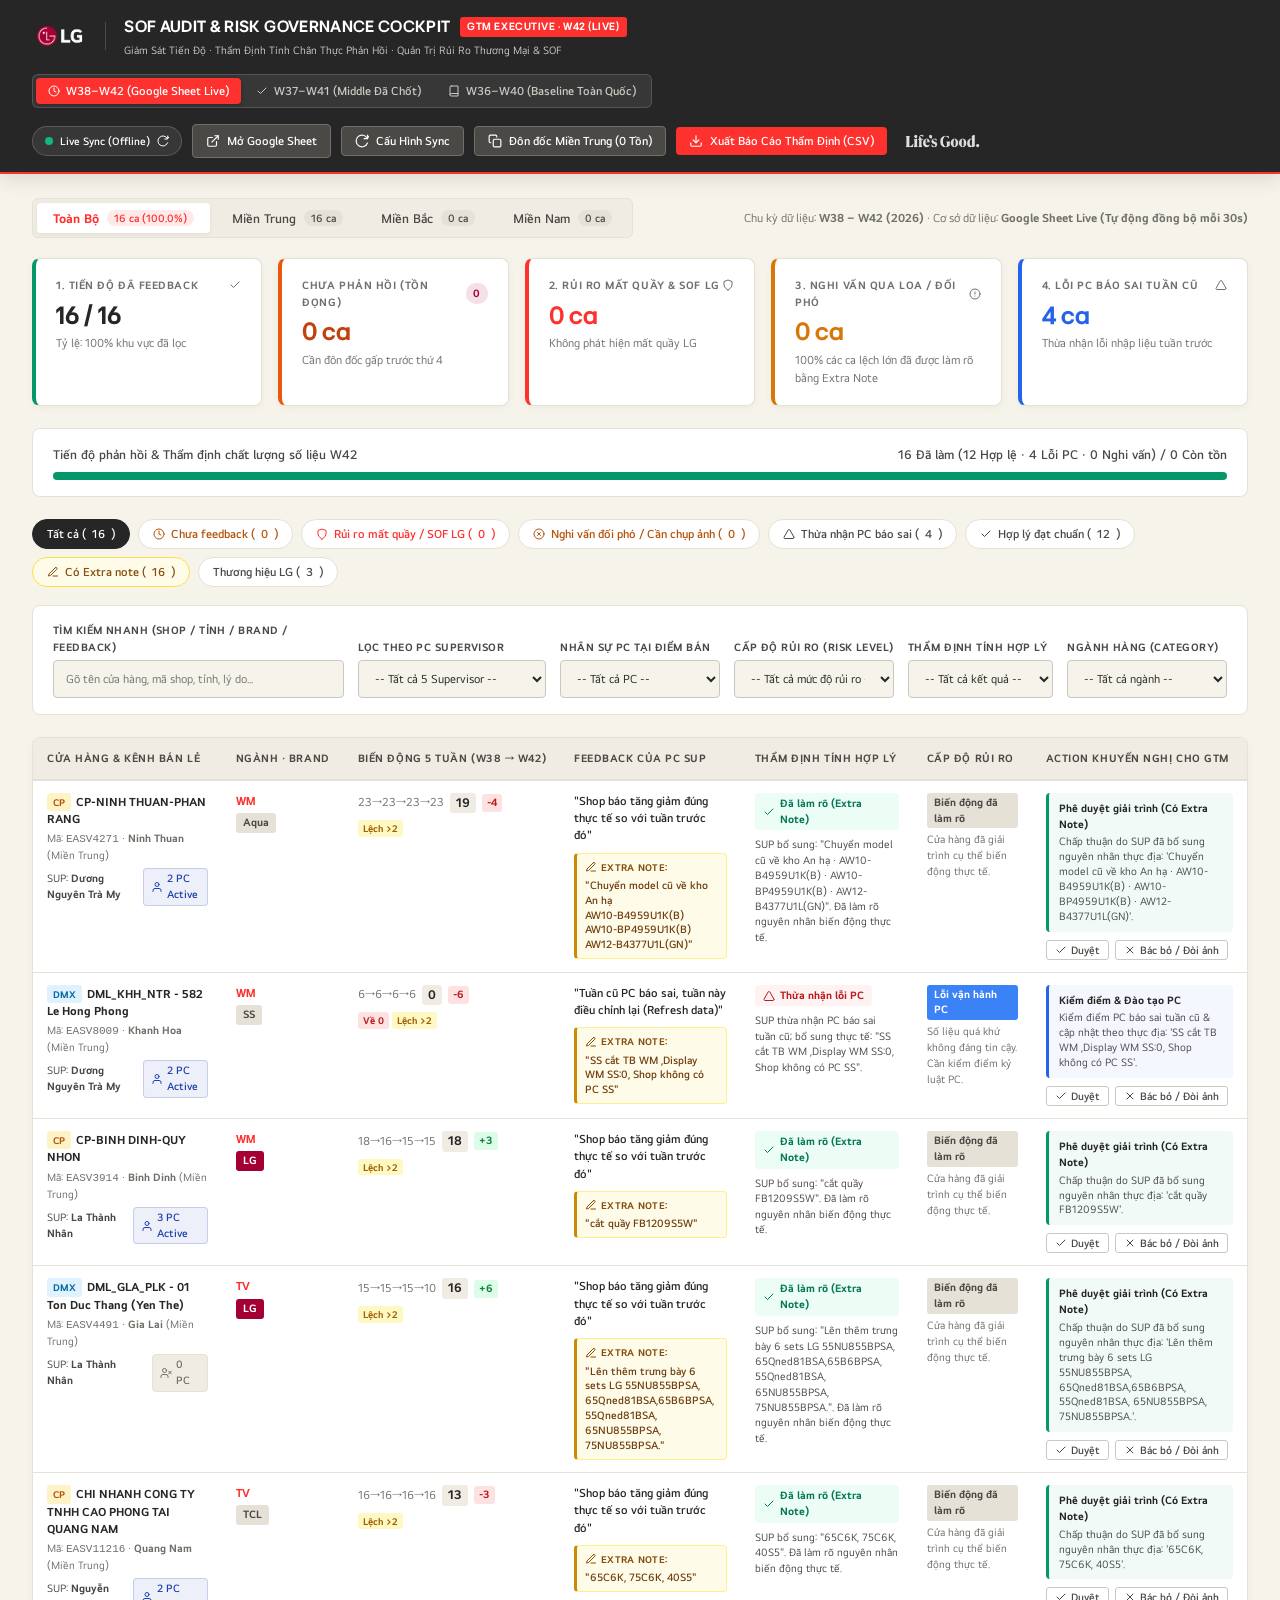
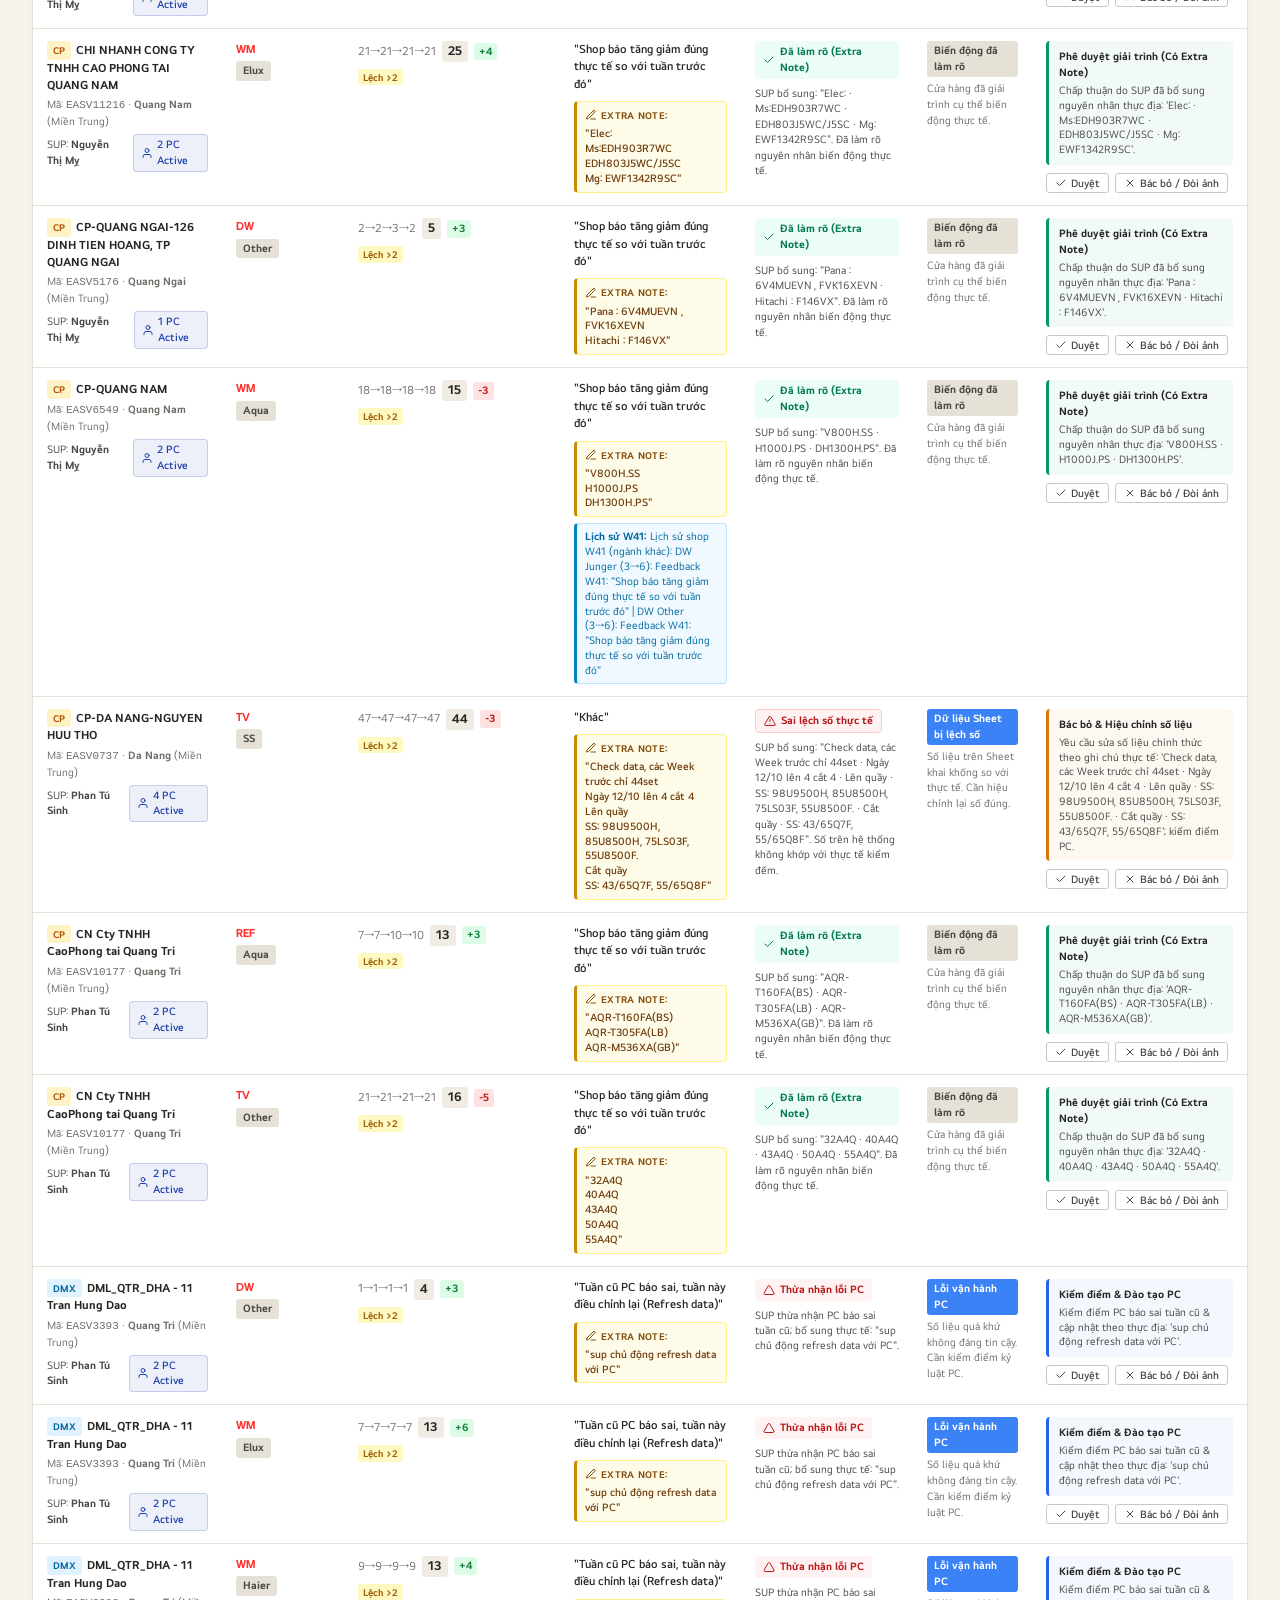
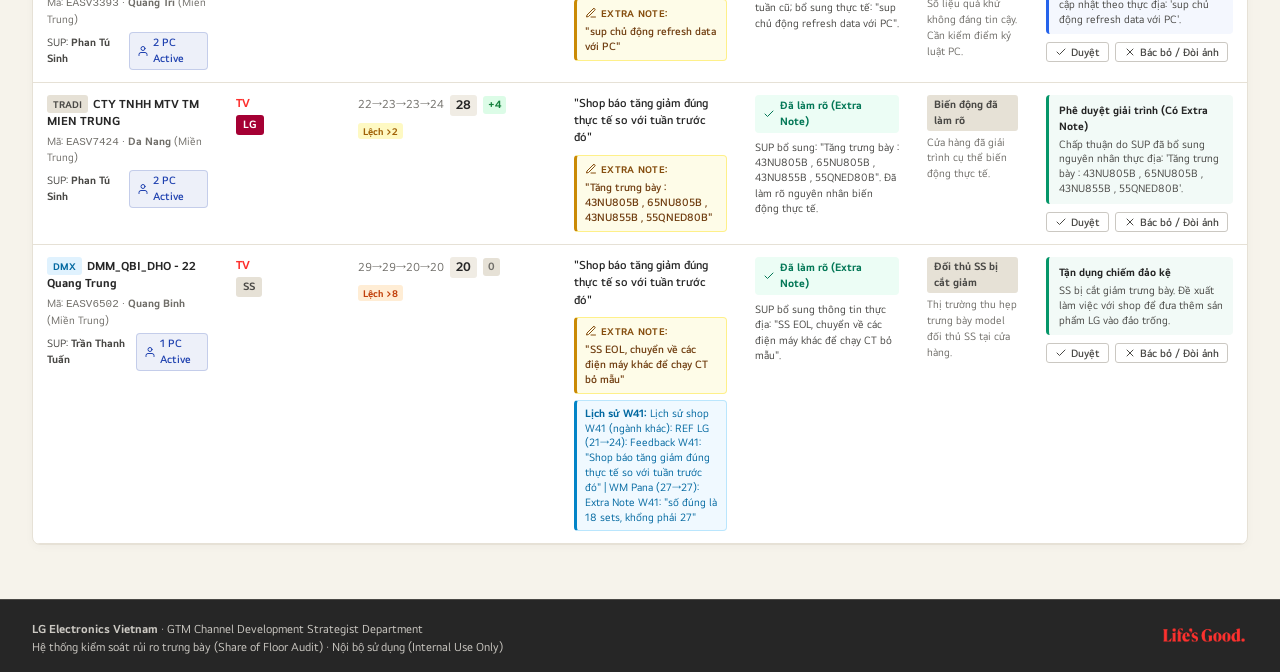
<file: index.html>
<!DOCTYPE html>
<html lang="vi">
<head>
  <meta charset="UTF-8">
  <meta name="viewport" content="width=device-width, initial-scale=1.0">
  <title>LG Electronics · SOF Audit & Risk Governance Cockpit</title>
  <link rel="stylesheet" href="assets/lg-tokens.css">
  <style>
    /* -------------------------------------------------------------
       LG Electronics Brand Identity System (BI V5.2)
       Strict implementation based on .agents/skills/lg-brand/
       ------------------------------------------------------------- */

    *, *::before, *::after {
      box-sizing: border-box;
      margin: 0;
      padding: 0;
    }

    body {
      font-family: "LG EI Text", sans-serif;
      background-color: var(--lg-warm-gray-07);
      color: var(--lg-warm-gray-01);
      line-height: 1.5;
      -webkit-font-smoothing: antialiased;
      min-height: 100vh;
      display: flex;
      flex-direction: column;
    }

    /* SVG Icon Utility */
    .icon {
      display: inline-block;
      width: 14px;
      height: 14px;
      stroke-width: 2;
      stroke: currentColor;
      fill: none;
      stroke-linecap: round;
      stroke-linejoin: round;
      vertical-align: middle;
      flex-shrink: 0;
    }

    .icon-sm { width: 12px; height: 12px; }
    .icon-lg { width: 18px; height: 18px; }

    .spinning {
      animation: spin 0.8s linear infinite;
    }

    @keyframes spin {
      100% { transform: rotate(360deg); }
    }

    /* Top Brand Navigation Bar */
    .brand-navbar {
      background: var(--lg-warm-gray-01);
      color: var(--lg-white);
      padding: 14px 32px;
      display: flex;
      align-items: center;
      justify-content: space-between;
      border-bottom: 2px solid var(--lg-active-red);
      position: sticky;
      top: 0;
      z-index: 100;
      box-shadow: 0 4px 20px rgba(0, 0, 0, 0.12);
      gap: 16px;
      flex-wrap: wrap;
    }

    .brand-logo-area {
      display: flex;
      align-items: center;
      gap: 18px;
    }

    .brand-logo-area img.logo-img {
      height: 30px;
      width: auto;
      object-fit: contain;
    }

    .brand-divider {
      width: 1px;
      height: 28px;
      background: var(--lg-warm-gray-03);
      opacity: 0.5;
    }

    .brand-title-group h1 {
      font-family: "LG EI Headline", sans-serif;
      font-size: 17px;
      font-weight: 700;
      letter-spacing: 0.02em;
      display: flex;
      align-items: center;
      gap: 10px;
      color: var(--lg-white);
    }

    .brand-tag {
      background: var(--lg-active-red);
      color: var(--lg-white);
      font-family: "LG EI Headline", sans-serif;
      font-size: 11px;
      font-weight: 700;
      padding: 2px 7px;
      border-radius: 3px;
      text-transform: uppercase;
      letter-spacing: 0.05em;
    }

    .brand-subtitle {
      font-size: 11px;
      color: var(--lg-warm-gray-04);
      margin-top: 2px;
      font-weight: 400;
    }

    /* Cycle Switcher in Navbar */
    .cycle-switcher {
      display: flex;
      align-items: center;
      background: rgba(255, 255, 255, 0.08);
      border: 1px solid rgba(255, 255, 255, 0.15);
      border-radius: 6px;
      padding: 3px;
      gap: 3px;
    }

    .cycle-btn {
      padding: 6px 12px;
      font-size: 12px;
      font-weight: 600;
      border: none;
      background: transparent;
      color: var(--lg-warm-gray-04);
      border-radius: 4px;
      cursor: pointer;
      display: inline-flex;
      align-items: center;
      gap: 6px;
      transition: all 0.18s;
      font-family: "LG EI Text", sans-serif;
    }

    .cycle-btn:hover {
      color: var(--lg-white);
    }

    .cycle-btn.active {
      background: var(--lg-active-red);
      color: var(--lg-white);
      box-shadow: 0 1px 4px rgba(0, 0, 0, 0.25);
    }

    /* Real-Time Live Sync Badge */
    .live-sync-indicator {
      display: inline-flex;
      align-items: center;
      gap: 7px;
      background: rgba(255, 255, 255, 0.08);
      border: 1px solid rgba(255, 255, 255, 0.18);
      padding: 6px 12px;
      border-radius: 20px;
      font-size: 11px;
      font-weight: 600;
      color: var(--lg-white);
      cursor: pointer;
      transition: all 0.2s ease;
      user-select: none;
    }

    .live-sync-indicator:hover {
      background: rgba(255, 255, 255, 0.16);
      border-color: rgba(255, 255, 255, 0.3);
    }

    .live-pulse {
      width: 8px;
      height: 8px;
      background-color: #10b981;
      border-radius: 50%;
      display: inline-block;
      box-shadow: 0 0 0 0 rgba(16, 185, 129, 0.7);
      animation: pulse-green 2s infinite;
    }

    .live-pulse.syncing {
      background-color: #f59e0b;
      box-shadow: 0 0 0 0 rgba(245, 158, 11, 0.7);
    }

    @keyframes pulse-green {
      0% { transform: scale(0.95); box-shadow: 0 0 0 0 rgba(16, 185, 129, 0.7); }
      70% { transform: scale(1); box-shadow: 0 0 0 6px rgba(16, 185, 129, 0); }
      100% { transform: scale(0.95); box-shadow: 0 0 0 0 rgba(16, 185, 129, 0); }
    }

    .top-actions {
      display: flex;
      align-items: center;
      gap: 10px;
      flex-wrap: wrap;
    }

    .nav-slogan {
      height: 18px;
      width: auto;
      object-fit: contain;
      opacity: 0.85;
      margin-left: 6px;
    }

    .btn {
      display: inline-flex;
      align-items: center;
      gap: 7px;
      padding: 7px 13px;
      font-size: 12px;
      font-weight: 600;
      border-radius: 4px;
      cursor: pointer;
      border: none;
      transition: all 0.18s ease;
      font-family: "LG EI Text", sans-serif;
      white-space: nowrap;
      text-decoration: none;
    }

    .btn-primary {
      background: var(--lg-active-red);
      color: var(--lg-white);
    }

    .btn-primary:hover {
      background: #e02421;
    }

    .btn-secondary {
      background: var(--lg-warm-gray-02);
      color: var(--lg-white);
      border: 1px solid var(--lg-warm-gray-03);
    }

    .btn-secondary:hover {
      background: var(--lg-warm-gray-03);
    }

    .btn-outline {
      background: transparent;
      border: 1px solid var(--lg-warm-gray-04);
      color: var(--lg-warm-gray-01);
    }

    .btn-outline:hover {
      background: var(--lg-warm-gray-06);
    }

    /* Main Content Container */
    .container {
      max-width: 1600px;
      width: 100%;
      margin: 0 auto;
      padding: 24px 32px;
      flex: 1;
    }

    /* Regional Progress & Tabs Bar */
    .region-header-row {
      display: flex;
      justify-content: space-between;
      align-items: center;
      margin-bottom: 20px;
      flex-wrap: wrap;
      gap: 16px;
    }

    .region-tabs {
      display: flex;
      gap: 6px;
      background: var(--lg-warm-gray-06);
      padding: 4px;
      border-radius: 6px;
      border: 1px solid var(--lg-warm-gray-05);
    }

    .region-tab-btn {
      padding: 7px 16px;
      font-size: 13px;
      font-weight: 600;
      border-radius: 4px;
      border: none;
      background: transparent;
      color: var(--lg-warm-gray-02);
      cursor: pointer;
      transition: all 0.18s;
      display: flex;
      align-items: center;
      gap: 8px;
      font-family: "LG EI Text", sans-serif;
    }

    .region-tab-btn:hover {
      color: var(--lg-warm-gray-01);
    }

    .region-tab-btn.active {
      background: var(--lg-white);
      color: var(--lg-active-red);
      box-shadow: 0 1px 4px rgba(0, 0, 0, 0.06);
      font-weight: 700;
    }

    .badge-count {
      padding: 2px 7px;
      border-radius: 10px;
      font-size: 11px;
      background: var(--lg-warm-gray-05);
      color: var(--lg-warm-gray-02);
      font-weight: 600;
    }

    .region-tab-btn.active .badge-count {
      background: rgba(253, 49, 46, 0.1);
      color: var(--lg-active-red);
    }

    .badge-alert {
      background: rgba(165, 0, 52, 0.12);
      color: var(--lg-red);
      font-weight: 700;
    }

    /* 4 Governance Pillar KPI Cards */
    .kpi-grid {
      display: grid;
      grid-template-columns: repeat(auto-fit, minmax(230px, 1fr));
      gap: 16px;
      margin-bottom: 22px;
    }

    .kpi-card {
      background: var(--lg-white);
      border-radius: 8px;
      padding: 18px 20px;
      box-shadow: 0 2px 8px rgba(0, 0, 0, 0.04);
      border: 1px solid var(--lg-warm-gray-05);
      border-left: 4px solid var(--lg-warm-gray-04);
      transition: transform 0.18s, box-shadow 0.18s;
      cursor: pointer;
    }

    .kpi-card:hover {
      transform: translateY(-2px);
      box-shadow: 0 6px 16px rgba(0, 0, 0, 0.08);
    }

    .kpi-card.kpi-progress { border-left-color: #059669; }
    .kpi-card.kpi-pending { border-left-color: #ea580c; }
    .kpi-card.kpi-critical { border-left-color: var(--lg-active-red); }
    .kpi-card.kpi-suspicious { border-left-color: #d97706; }
    .kpi-card.kpi-pc-error { border-left-color: #2563eb; }

    .kpi-label {
      font-size: 11px;
      text-transform: uppercase;
      font-weight: 700;
      color: var(--lg-warm-gray-03);
      letter-spacing: 0.05em;
      display: flex;
      justify-content: space-between;
      align-items: center;
      margin-bottom: 8px;
    }

    .kpi-value {
      font-family: "LG EI Headline", sans-serif;
      font-size: 26px;
      font-weight: 700;
      color: var(--lg-warm-gray-01);
      line-height: 1.1;
      margin-bottom: 4px;
    }

    .kpi-subtext {
      font-size: 12px;
      color: var(--lg-warm-gray-03);
    }

    /* Overall Progress Bar */
    .progress-section {
      background: var(--lg-white);
      border: 1px solid var(--lg-warm-gray-05);
      border-radius: 8px;
      padding: 16px 20px;
      margin-bottom: 22px;
    }

    .progress-header {
      display: flex;
      justify-content: space-between;
      align-items: center;
      font-size: 13px;
      font-weight: 600;
      margin-bottom: 8px;
      color: var(--lg-warm-gray-02);
    }

    .progress-bar-bg {
      height: 8px;
      background: var(--lg-warm-gray-05);
      border-radius: 4px;
      overflow: hidden;
      display: flex;
    }

    .progress-bar-fill-done {
      background: #059669;
      height: 100%;
      transition: width 0.4s ease;
    }

    .progress-bar-fill-suspicious {
      background: #d97706;
      height: 100%;
      transition: width 0.4s ease;
    }

    /* Quick Filter Action Pills */
    .quick-pills-row {
      display: flex;
      gap: 8px;
      margin-bottom: 18px;
      flex-wrap: wrap;
      align-items: center;
    }

    .pill-btn {
      padding: 7px 14px;
      border-radius: 20px;
      font-size: 12px;
      font-weight: 600;
      background: var(--lg-white);
      border: 1px solid var(--lg-warm-gray-05);
      color: var(--lg-warm-gray-02);
      cursor: pointer;
      display: inline-flex;
      align-items: center;
      gap: 6px;
      transition: all 0.16s ease;
      font-family: "LG EI Text", sans-serif;
    }

    .pill-btn:hover {
      border-color: var(--lg-warm-gray-03);
      color: var(--lg-warm-gray-01);
    }

    .pill-btn.active {
      background: var(--lg-warm-gray-01);
      color: var(--lg-white);
      border-color: var(--lg-warm-gray-01);
    }

    .pill-warning { color: #b45309; }
    .pill-danger { color: var(--lg-active-red); }

    /* Filter Controls Section */
    .filter-panel {
      background: var(--lg-white);
      border: 1px solid var(--lg-warm-gray-05);
      border-radius: 8px;
      padding: 16px 20px;
      margin-bottom: 22px;
      display: grid;
      grid-template-columns: 2fr 1.3fr 1.1fr 1.1fr 1fr 1.1fr;
      gap: 14px;
      align-items: end;
    }

    .filter-group {
      display: flex;
      flex-direction: column;
      gap: 5px;
    }

    .filter-label {
      font-size: 11px;
      font-weight: 700;
      color: var(--lg-warm-gray-02);
      text-transform: uppercase;
      letter-spacing: 0.04em;
    }

    .filter-input, .filter-select {
      height: 38px;
      padding: 0 12px;
      border: 1px solid var(--lg-warm-gray-04);
      border-radius: 4px;
      font-size: 12px;
      font-family: "LG EI Text", sans-serif;
      background: var(--lg-warm-gray-07);
      color: var(--lg-warm-gray-01);
      outline: none;
      transition: border-color 0.18s;
      width: 100%;
    }

    .filter-input:focus, .filter-select:focus {
      border-color: var(--lg-active-red);
      background: var(--lg-white);
    }

    /* Sup Focus Banner */
    .sup-focus-banner {
      background: linear-gradient(135deg, var(--lg-warm-gray-01) 0%, #3a3937 100%);
      color: var(--lg-white);
      padding: 16px 22px;
      border-radius: 8px;
      margin-bottom: 20px;
      display: none;
      justify-content: space-between;
      align-items: center;
      border-left: 5px solid var(--lg-active-red);
      gap: 16px;
      flex-wrap: wrap;
    }

    .sup-focus-banner h2 {
      font-family: "LG EI Headline", sans-serif;
      font-size: 16px;
      font-weight: 700;
      display: flex;
      align-items: center;
      gap: 10px;
    }

    .sup-focus-banner p {
      font-size: 12px;
      color: var(--lg-warm-gray-04);
      margin-top: 3px;
    }

    .sup-action-buttons {
      display: flex;
      gap: 10px;
    }

    /* Main Table */
    .table-container {
      background: var(--lg-white);
      border: 1px solid var(--lg-warm-gray-05);
      border-radius: 8px;
      overflow: hidden;
      box-shadow: 0 2px 10px rgba(0, 0, 0, 0.03);
    }

    .action-table {
      width: 100%;
      border-collapse: collapse;
      font-size: 12px;
      text-align: left;
    }

    .action-table thead th {
      background: var(--lg-warm-gray-06);
      color: var(--lg-warm-gray-02);
      font-size: 11px;
      text-transform: uppercase;
      font-weight: 700;
      letter-spacing: 0.05em;
      padding: 12px 14px;
      border-bottom: 2px solid var(--lg-warm-gray-05);
      white-space: nowrap;
    }

    .action-table tbody tr {
      border-bottom: 1px solid var(--lg-warm-gray-05);
      transition: background-color 0.15s;
    }

    .action-table tbody tr:hover {
      background-color: var(--lg-warm-gray-07);
    }

    .action-table td {
      padding: 12px 14px;
      vertical-align: top;
      color: var(--lg-warm-gray-01);
      line-height: 1.45;
    }

    .row-critical {
      background-color: rgba(253, 49, 46, 0.03);
      border-left: 3px solid var(--lg-active-red);
    }

    .row-suspicious {
      background-color: rgba(217, 119, 6, 0.03);
      border-left: 3px solid #d97706;
    }

    /* Badges & Elements */
    .dealer-badge {
      display: inline-block;
      font-size: 10px;
      font-weight: 700;
      padding: 2px 6px;
      border-radius: 3px;
      margin-right: 5px;
      text-transform: uppercase;
      background: var(--lg-warm-gray-05);
      color: var(--lg-warm-gray-02);
    }

    .dealer-dmx { background: #e0f2fe; color: #0369a1; }
    .dealer-cp { background: #fef3c7; color: #b45309; }
    .dealer-mm { background: #fce7f3; color: #be185d; }
    .dealer-vhc { background: #ede9fe; color: #6d28d9; }

    .brand-pill {
      font-size: 11px;
      font-weight: 700;
      padding: 2px 7px;
      border-radius: 3px;
      display: inline-block;
    }

    .brand-lg {
      background: var(--lg-red);
      color: var(--lg-white);
    }

    .brand-competitor {
      background: var(--lg-warm-gray-05);
      color: var(--lg-warm-gray-02);
    }

    .badge-pc {
      display: inline-flex;
      align-items: center;
      gap: 4px;
      font-size: 11px;
      font-weight: 600;
      padding: 2px 7px;
      border-radius: 4px;
    }

    .badge-pc-active {
      background: rgba(30, 64, 175, 0.08);
      color: #1e40af;
      border: 1px solid rgba(30, 64, 175, 0.2);
    }

    .badge-pc-zero {
      background: var(--lg-warm-gray-06);
      color: var(--lg-warm-gray-03);
      border: 1px solid var(--lg-warm-gray-05);
    }

    .trend-numbers {
      font-family: "LG EI Text", monospace;
      font-size: 12px;
      color: var(--lg-warm-gray-02);
      display: flex;
      align-items: center;
      gap: 6px;
      margin-bottom: 4px;
    }

    .trend-history {
      color: var(--lg-warm-gray-03);
    }

    .trend-current {
      font-weight: 700;
      font-size: 13px;
      color: var(--lg-warm-gray-01);
      background: var(--lg-warm-gray-06);
      padding: 1px 6px;
      border-radius: 3px;
    }

    .delta-badge {
      font-size: 11px;
      font-weight: 700;
      padding: 1px 5px;
      border-radius: 3px;
    }

    .delta-drop { background: #fee2e2; color: #b91c1c; }
    .delta-gain { background: #dcfce7; color: #15803d; }
    .delta-neutral { background: var(--lg-warm-gray-05); color: var(--lg-warm-gray-03); }

    .flag-badge {
      display: inline-block;
      font-size: 10px;
      font-weight: 700;
      padding: 1px 5px;
      border-radius: 3px;
      margin-top: 3px;
    }

    .flag-zero { background: #fee2e2; color: #b91c1c; }
    .flag-diff8 { background: #ffedd5; color: #c2410c; }
    .flag-diff2 { background: #fef9c3; color: #a16207; }

    .tag-validity {
      display: inline-flex;
      align-items: center;
      gap: 5px;
      font-size: 11px;
      font-weight: 700;
      padding: 3px 8px;
      border-radius: 4px;
      margin-bottom: 4px;
    }

    .tag-plausible { background: #ecfdf5; color: #047857; }
    .tag-suspicious { background: #fffbeb; color: #b45309; border: 1px solid #fde68a; }
    .tag-pc-error { background: #fef2f2; color: #b91c1c; }
    .tag-pending { background: var(--lg-warm-gray-06); color: var(--lg-warm-gray-03); }

    .tag-risk {
      display: inline-flex;
      align-items: center;
      gap: 4px;
      font-size: 11px;
      font-weight: 700;
      padding: 2px 7px;
      border-radius: 3px;
    }

    .risk-p0 { background: var(--lg-active-red); color: var(--lg-white); }
    .risk-p1-comm { background: #ea580c; color: var(--lg-white); }
    .risk-p1-susp { background: #f59e0b; color: var(--lg-white); }
    .risk-p2-op { background: #3b82f6; color: var(--lg-white); }
    .risk-p3-norm { background: var(--lg-warm-gray-05); color: var(--lg-warm-gray-02); }

    .action-box {
      background: var(--lg-warm-gray-07);
      border-left: 3px solid var(--lg-warm-gray-04);
      padding: 8px 10px;
      border-radius: 4px;
      font-size: 11px;
    }

    .action-box.action-kam { border-left-color: var(--lg-active-red); background: rgba(253, 49, 46, 0.05); }
    .action-box.action-audit { border-left-color: #d97706; background: rgba(217, 119, 6, 0.05); }
    .action-box.action-coach { border-left-color: #2563eb; background: rgba(37, 99, 235, 0.05); }
    .action-box.action-push { border-left-color: #ea580c; background: rgba(234, 88, 12, 0.05); }
    .action-box.action-accept { border-left-color: #059669; background: rgba(5, 150, 105, 0.05); }

    .action-title {
      font-weight: 700;
      margin-bottom: 2px;
      display: flex;
      align-items: center;
      gap: 5px;
    }

    .action-detail {
      color: var(--lg-warm-gray-02);
      line-height: 1.35;
    }

    .decision-buttons {
      display: flex;
      gap: 6px;
      margin-top: 8px;
    }

    .btn-xs {
      padding: 3px 8px;
      font-size: 11px;
      font-weight: 600;
      border-radius: 3px;
      cursor: pointer;
      border: 1px solid var(--lg-warm-gray-04);
      background: var(--lg-white);
      color: var(--lg-warm-gray-02);
      transition: all 0.15s;
      font-family: "LG EI Text", sans-serif;
      display: inline-flex;
      align-items: center;
      gap: 4px;
    }

    .btn-xs:hover {
      background: var(--lg-warm-gray-06);
      color: var(--lg-warm-gray-01);
    }

    .btn-xs.btn-approved {
      background: #ecfdf5;
      color: #047857;
      border-color: #a7f3d0;
    }

    .btn-xs.btn-rejected {
      background: #fff1f2;
      color: #be123c;
      border-color: #fecdd3;
    }

    /* Modal for Google Sheet Sync */
    .modal-overlay {
      position: fixed;
      inset: 0;
      background: rgba(0, 0, 0, 0.5);
      display: none;
      align-items: center;
      justify-content: center;
      z-index: 1000;
      backdrop-filter: blur(2px);
    }

    .modal-box {
      background: var(--lg-white);
      border-radius: 8px;
      max-width: 560px;
      width: 90%;
      padding: 24px;
      box-shadow: 0 10px 30px rgba(0, 0, 0, 0.2);
      border-top: 4px solid var(--lg-active-red);
    }

    .modal-title {
      font-family: "LG EI Headline", sans-serif;
      font-size: 16px;
      font-weight: 700;
      margin-bottom: 12px;
      display: flex;
      align-items: center;
      gap: 8px;
      color: var(--lg-warm-gray-01);
    }

    .modal-body {
      font-size: 13px;
      color: var(--lg-warm-gray-02);
      line-height: 1.5;
      margin-bottom: 20px;
    }

    .modal-code-box {
      background: var(--lg-warm-gray-06);
      border: 1px solid var(--lg-warm-gray-05);
      border-radius: 4px;
      padding: 10px 12px;
      font-family: monospace;
      font-size: 12px;
      margin: 10px 0;
      color: var(--lg-warm-gray-01);
    }

    .modal-actions {
      display: flex;
      justify-content: flex-end;
      gap: 10px;
    }

    /* Footer */
    .brand-footer {
      background: var(--lg-warm-gray-01);
      color: var(--lg-warm-gray-04);
      padding: 20px 32px;
      border-top: 1px solid var(--lg-warm-gray-02);
      display: flex;
      justify-content: space-between;
      align-items: center;
      font-size: 12px;
      margin-top: 30px;
    }

    .footer-slogan img {
      height: 20px;
      width: auto;
      object-fit: contain;
    }

    /* Toast Notification */
    .toast-notification {
      position: fixed;
      bottom: 28px;
      right: 28px;
      background: var(--lg-warm-gray-01);
      color: var(--lg-white);
      padding: 14px 20px;
      border-radius: 6px;
      box-shadow: 0 8px 24px rgba(0, 0, 0, 0.25);
      border-left: 4px solid var(--lg-active-red);
      font-size: 13px;
      display: none;
      z-index: 1000;
      animation: fadeIn 0.25s;
    }

    /* Extra Note Badge Callout (Desktop Table) */
    .extra-note-badge-box {
      margin-top: 8px;
      background: #fefce8;
      border: 1px solid #fef08a;
      border-left: 3px solid #ca8a04;
      border-radius: 4px;
      padding: 6px 8px;
      font-size: 11px;
    }

    .extra-note-tag {
      display: inline-flex;
      align-items: center;
      gap: 4px;
      font-weight: 700;
      text-transform: uppercase;
      color: #854d0e;
      font-size: 10px;
      letter-spacing: 0.03em;
      margin-bottom: 2px;
    }

    .extra-note-text {
      font-weight: 600;
      color: #713f12;
      line-height: 1.35;
      display: block;
      white-space: pre-line;
    }

    .w41-hint-box {
      margin-top: 6px;
      background: #f0f9ff;
      border: 1px solid #bae6fd;
      border-left: 3px solid #0284c7;
      border-radius: 4px;
      padding: 5px 8px;
      font-size: 11px;
      color: #0369a1;
      line-height: 1.35;
    }

    /* -------------------------------------------------------------
       Mobile & Phone Viewport Optimizations (<= 768px)
       ------------------------------------------------------------- */
    .mobile-view-toggle {
      display: none;
    }

    .mobile-cards-list {
      display: none;
    }

    /* Mobile Card Styles */
    .mobile-card {
      background: var(--lg-white);
      border: 1px solid var(--lg-warm-gray-05);
      border-left: 4px solid var(--lg-warm-gray-04);
      border-radius: 8px;
      padding: 14px;
      box-shadow: 0 2px 8px rgba(0, 0, 0, 0.04);
      display: flex;
      flex-direction: column;
      gap: 10px;
      transition: all 0.15s ease;
    }

    .mobile-card.mcard-p0 {
      border-left-color: var(--lg-active-red);
      background: linear-gradient(180deg, rgba(253, 49, 46, 0.02) 0%, #ffffff 100%);
    }

    .mobile-card.mcard-suspicious {
      border-left-color: #d97706;
      background: linear-gradient(180deg, rgba(217, 119, 6, 0.02) 0%, #ffffff 100%);
    }

    .mobile-card.mcard-pc-error {
      border-left-color: #2563eb;
      background: linear-gradient(180deg, rgba(37, 99, 235, 0.02) 0%, #ffffff 100%);
    }

    .mobile-card.mcard-plausible {
      border-left-color: #059669;
    }

    .mcard-header {
      display: flex;
      justify-content: space-between;
      align-items: flex-start;
      gap: 8px;
    }

    .mcard-store-title {
      font-size: 13px;
      font-weight: 700;
      color: var(--lg-warm-gray-01);
      line-height: 1.35;
    }

    .mcard-store-sub {
      font-size: 11px;
      color: var(--lg-warm-gray-03);
      margin-top: 3px;
    }

    .mcard-metrics-row {
      display: flex;
      justify-content: space-between;
      align-items: center;
      background: var(--lg-warm-gray-07);
      padding: 8px 10px;
      border-radius: 6px;
      gap: 8px;
      flex-wrap: wrap;
    }

    .mcard-cat-brand {
      display: flex;
      align-items: center;
      gap: 6px;
    }

    .mcard-cat {
      font-family: "LG EI Headline", sans-serif;
      font-weight: 700;
      font-size: 13px;
      color: var(--lg-active-red);
    }

    .mcard-sup-row {
      font-size: 11px;
      color: var(--lg-warm-gray-02);
      display: flex;
      align-items: center;
      gap: 6px;
    }

    .mcard-feedback-box {
      background: var(--lg-warm-gray-06);
      border-radius: 6px;
      padding: 8px 10px;
      border: 1px solid var(--lg-warm-gray-05);
    }

    .mcard-feedback-label {
      font-size: 10px;
      font-weight: 700;
      text-transform: uppercase;
      color: var(--lg-warm-gray-03);
      margin-bottom: 3px;
      letter-spacing: 0.03em;
    }

    .mcard-feedback-content {
      font-size: 12px;
      font-weight: 600;
      color: var(--lg-warm-gray-01);
      line-height: 1.4;
    }

    .mcard-extra-note-box {
      background: #fefce8;
      border: 1px solid #fef08a;
      border-left: 3px solid #ca8a04;
      border-radius: 6px;
      padding: 8px 10px;
    }

    .mcard-extra-note-label {
      display: inline-flex;
      align-items: center;
      gap: 4px;
      font-size: 10px;
      font-weight: 700;
      text-transform: uppercase;
      color: #854d0e;
      margin-bottom: 3px;
      letter-spacing: 0.03em;
    }

    .mcard-extra-note-content {
      font-size: 12px;
      font-weight: 600;
      color: #713f12;
      line-height: 1.4;
      white-space: pre-line;
    }

    .mcard-eval-tags {
      display: flex;
      gap: 6px;
      flex-wrap: wrap;
      align-items: center;
    }

    .mcard-eval-desc {
      font-size: 11px;
      color: var(--lg-warm-gray-02);
      line-height: 1.35;
    }

    .mcard-action-box {
      border-radius: 6px;
      padding: 8px 10px;
    }

    .mcard-decision-bar {
      display: flex;
      gap: 8px;
      align-items: center;
      padding-top: 4px;
      border-top: 1px dashed var(--lg-warm-gray-05);
      flex-wrap: wrap;
    }

    .btn-touch {
      flex: 1;
      min-height: 38px;
      padding: 8px 12px;
      font-size: 12px;
      font-weight: 600;
      border-radius: 6px;
      border: 1px solid var(--lg-warm-gray-04);
      background: var(--lg-white);
      color: var(--lg-warm-gray-02);
      cursor: pointer;
      display: inline-flex;
      align-items: center;
      justify-content: center;
      gap: 6px;
      transition: all 0.15s;
      font-family: "LG EI Text", sans-serif;
      touch-action: manipulation;
    }

    .btn-touch:active {
      transform: scale(0.98);
    }

    .btn-touch.btn-approved {
      background: #ecfdf5;
      color: #047857;
      border-color: #a7f3d0;
      font-weight: 700;
    }

    .btn-touch.btn-rejected {
      background: #fff1f2;
      color: #be123c;
      border-color: #fecdd3;
      font-weight: 700;
    }

    @media (max-width: 768px) {
      .brand-navbar {
        padding: 10px 12px;
        gap: 10px;
        flex-direction: column;
        align-items: stretch;
      }

      .brand-logo-area {
        justify-content: space-between;
        width: 100%;
        gap: 8px;
      }

      .brand-logo-area img.logo-img {
        height: 24px;
      }

      .brand-divider {
        height: 20px;
        margin: 0 2px;
      }

      .brand-title-group h1 {
        font-size: 12px;
        gap: 6px;
        flex-wrap: wrap;
      }

      .brand-tag {
        font-size: 9px;
        padding: 1px 5px;
      }

      .brand-subtitle {
        display: none;
      }

      .cycle-switcher {
        width: 100%;
        justify-content: flex-start;
        overflow-x: auto;
        flex-wrap: nowrap;
        -webkit-overflow-scrolling: touch;
        scrollbar-width: none;
      }

      .cycle-switcher::-webkit-scrollbar {
        display: none;
      }

      .cycle-btn {
        flex: 1 0 auto;
        justify-content: center;
        padding: 7px 8px;
        font-size: 11px;
        white-space: nowrap;
      }

      .top-actions {
        width: 100%;
        display: flex;
        overflow-x: auto;
        flex-wrap: nowrap;
        -webkit-overflow-scrolling: touch;
        scrollbar-width: none;
        gap: 6px;
        padding-bottom: 2px;
      }

      .top-actions::-webkit-scrollbar {
        display: none;
      }

      .top-actions .btn,
      .top-actions .live-sync-indicator {
        flex-shrink: 0;
        padding: 6px 10px;
        font-size: 11px;
      }

      .nav-slogan {
        display: none;
      }

      .container {
        padding: 12px 10px;
      }

      .region-header-row {
        flex-direction: column;
        align-items: stretch;
        gap: 8px;
        margin-bottom: 12px;
      }

      .region-tabs {
        overflow-x: auto;
        flex-wrap: nowrap;
        -webkit-overflow-scrolling: touch;
        scrollbar-width: none;
        padding: 3px;
        width: 100%;
      }

      .region-tabs::-webkit-scrollbar {
        display: none;
      }

      .region-tab-btn {
        flex-shrink: 0;
        white-space: nowrap;
        padding: 6px 12px;
        font-size: 12px;
      }

      #cycleMetaInfo {
        font-size: 11px;
        line-height: 1.4;
      }

      .kpi-grid {
        grid-template-columns: 1fr 1fr;
        gap: 8px;
        margin-bottom: 12px;
      }

      .kpi-card {
        padding: 12px 12px;
      }

      .kpi-card.kpi-progress {
        grid-column: span 2;
      }

      .kpi-label {
        font-size: 10px;
        margin-bottom: 4px;
      }

      .kpi-value {
        font-size: 20px;
        margin-bottom: 2px;
      }

      .kpi-subtext {
        font-size: 10px;
        line-height: 1.3;
      }

      .progress-section {
        padding: 12px 12px;
        margin-bottom: 12px;
      }

      .progress-header {
        flex-direction: column;
        align-items: flex-start;
        gap: 4px;
        font-size: 12px;
      }

      #progressBarLabel {
        font-size: 11px;
      }

      .quick-pills-row {
        overflow-x: auto;
        flex-wrap: nowrap;
        -webkit-overflow-scrolling: touch;
        scrollbar-width: none;
        gap: 6px;
        padding-bottom: 6px;
        margin-bottom: 12px;
      }

      .quick-pills-row::-webkit-scrollbar {
        display: none;
      }

      .pill-btn {
        flex-shrink: 0;
        white-space: nowrap;
        padding: 6px 11px;
        font-size: 11px;
      }

      .filter-panel {
        grid-template-columns: 1fr 1fr;
        gap: 8px;
        padding: 12px 12px;
        margin-bottom: 14px;
      }

      .filter-panel .filter-group:nth-child(1),
      .filter-panel .filter-group:nth-child(2) {
        grid-column: span 2;
      }

      .filter-label {
        font-size: 10px;
      }

      .filter-input, .filter-select {
        height: 38px;
        font-size: 12px;
      }

      .sup-focus-banner {
        padding: 12px 14px;
        flex-direction: column;
        align-items: flex-start;
        gap: 10px;
      }

      .sup-action-buttons {
        width: 100%;
        flex-direction: column;
      }

      .sup-action-buttons .btn {
        width: 100%;
        justify-content: center;
      }

      .mobile-view-toggle {
        display: flex;
        align-items: center;
        justify-content: space-between;
        background: var(--lg-warm-gray-06);
        padding: 6px 10px;
        border-radius: 6px;
        margin-bottom: 10px;
        font-size: 11px;
        font-weight: 600;
        color: var(--lg-warm-gray-02);
      }

      .mobile-toggle-btn {
        padding: 5px 10px;
        font-size: 11px;
        font-weight: 600;
        border-radius: 4px;
        border: none;
        background: transparent;
        color: var(--lg-warm-gray-02);
        cursor: pointer;
        display: inline-flex;
        align-items: center;
        gap: 5px;
        transition: all 0.15s;
        font-family: "LG EI Text", sans-serif;
      }

      .mobile-toggle-btn.active {
        background: var(--lg-white);
        color: var(--lg-active-red);
        box-shadow: 0 1px 3px rgba(0, 0, 0, 0.08);
      }

      .table-container.mobile-card-mode {
        background: transparent;
        border: none;
        box-shadow: none;
        overflow: visible;
      }

      .table-container.mobile-card-mode .action-table {
        display: none;
      }

      .table-container.mobile-card-mode .mobile-cards-list {
        display: flex;
        flex-direction: column;
        gap: 12px;
      }

      .table-container.mobile-table-mode {
        background: var(--lg-white);
        border: 1px solid var(--lg-warm-gray-05);
        border-radius: 8px;
        overflow-x: auto;
        -webkit-overflow-scrolling: touch;
        box-shadow: 0 2px 10px rgba(0, 0, 0, 0.03);
      }

      .table-container.mobile-table-mode .action-table {
        display: table;
        min-width: 960px;
      }

      .table-container.mobile-table-mode .mobile-cards-list {
        display: none;
      }

      .brand-footer {
        flex-direction: column;
        text-align: center;
        gap: 12px;
        padding: 18px 12px;
      }

      .brand-footer .footer-left {
        font-size: 11px;
        line-height: 1.4;
      }

      .footer-slogan img {
        height: 18px;
      }

      .modal-box {
        width: 94%;
        padding: 18px 16px;
      }

      .toast-notification {
        right: 16px;
        left: 16px;
        bottom: 16px;
        font-size: 12px;
        padding: 12px 14px;
        text-align: center;
      }
    }
  </style>
</head>
<body>

  <!-- LG Brand Header Navigation -->
  <header class="brand-navbar">
    <div class="brand-logo-area">
      <img src="assets/logo/LGE_Logo_HeritageRed_White_RGB.png" alt="LG Logo" class="logo-img">
      <div class="brand-divider"></div>
      <div class="brand-title-group">
        <h1>
          SOF AUDIT & RISK GOVERNANCE COCKPIT
          <span class="brand-tag" id="cycleBadge">GTM EXECUTIVE · W42 (LIVE)</span>
        </h1>
        <div class="brand-subtitle">
          Giám Sát Tiến Độ · Thẩm Định Tính Chân Thực Phản Hồi · Quản Trị Rủi Ro Thương Mại & SOF
        </div>
      </div>
    </div>

    <!-- Cycle Switcher (W42 Live vs W41 Middle Closed vs W40 Baseline) -->
    <div class="cycle-switcher">
      <button class="cycle-btn active" id="btnCycleW42" onclick="switchCycle('W42')">
        <svg class="icon icon-sm" viewBox="0 0 24 24"><circle cx="12" cy="12" r="10"/><polyline points="12 6 12 12 16 14"/></svg>
        W38–W42 (Google Sheet Live)
      </button>
      <button class="cycle-btn" id="btnCycleW41" onclick="switchCycle('W41')">
        <svg class="icon icon-sm" viewBox="0 0 24 24"><polyline points="20 6 9 17 4 12"/></svg>
        W37–W41 (Middle Đã Chốt)
      </button>
      <button class="cycle-btn" id="btnCycleW40" onclick="switchCycle('W40')">
        <svg class="icon icon-sm" viewBox="0 0 24 24"><path d="M4 19.5A2.5 2.5 0 0 1 6.5 17H20"/><path d="M6.5 2H20v20H6.5A2.5 2.5 0 0 1 4 19.5v-15A2.5 2.5 0 0 1 6.5 2z"/></svg>
        W36–W40 (Baseline Toàn Quốc)
      </button>
    </div>

    <!-- Executive Action Bar with Real-Time Live Sync -->
    <div class="top-actions">
      <!-- Live Sync Real-time Pill -->
      <div class="live-sync-indicator" id="liveSyncBadge" onclick="fetchGoogleSheetLive(false)" title="Click để đồng bộ ngay lập tức">
        <span class="live-pulse" id="livePulseDot"></span>
        <span id="liveSyncText">Live Sync: Bật</span>
        <svg class="icon icon-sm" id="liveSyncIcon" viewBox="0 0 24 24"><path d="M21.5 2v6h-6M21.34 15.57a10 10 0 1 1-.57-8.38l5.67-5.67"/></svg>
      </div>

      <a href="https://docs.google.com/spreadsheets/d/1lA6mxuh3yn6TMGWH8TIWOl6PWyKP5PeZ586sOnOGG40/edit?gid=1357809752#gid=1357809752" id="btnOpenSheet" target="_blank" class="btn btn-secondary">
        <svg class="icon" viewBox="0 0 24 24"><path d="M18 13v6a2 2 0 0 1-2 2H5a2 2 0 0 1-2-2V8a2 2 0 0 1 2-2h6"/><polyline points="15 3 21 3 21 9"/><line x1="10" y1="14" x2="21" y2="3"/></svg>
        Mở Google Sheet
      </a>
      <button class="btn btn-secondary" onclick="openSyncModal()">
        <svg class="icon" viewBox="0 0 24 24"><path d="M21.5 2v6h-6M21.34 15.57a10 10 0 1 1-.57-8.38l5.67-5.67"/></svg>
        Cấu Hình Sync
      </button>
      <button class="btn btn-secondary" id="btnUrgentPush" onclick="copyRegionalUrgentSummary()">
        <svg class="icon" viewBox="0 0 24 24"><rect x="9" y="9" width="13" height="13" rx="2" ry="2"/><path d="M5 15H4a2 2 0 0 1-2-2V4a2 2 0 0 1 2-2h9a2 2 0 0 1 2 2v1"/></svg>
        <span id="btnUrgentPushText">Đôn đốc Miền Trung (0 Tồn)</span>
      </button>
      <button class="btn btn-primary" onclick="exportAuditReportCSV()">
        <svg class="icon" viewBox="0 0 24 24"><path d="M21 15v4a2 2 0 0 1-2 2H5a2 2 0 0 1-2-2v-4"/><polyline points="7 10 12 15 17 10"/><line x1="12" y1="15" x2="12" y2="3"/></svg>
        Xuất Báo Cáo Thẩm Định (CSV)
      </button>
      <img src="assets/slogan/LGE_Electronics_Slogan_Horizontal_Mono_White_RGB.png" alt="Life's Good" class="nav-slogan">
    </div>
  </header>

  <main class="container">

    <!-- Regional Breakdown Selector -->
    <section class="region-header-row">
      <div class="region-tabs" id="regionTabs">
        <button class="region-tab-btn active" onclick="setRegionFilter('ALL')">
          Toàn Bộ <span class="badge-count" id="badgeAll">16 ca</span>
        </button>
        <button class="region-tab-btn" onclick="setRegionFilter('Middle')">
          Miền Trung <span class="badge-count" id="badgeMiddle">16 ca</span>
        </button>
        <button class="region-tab-btn" onclick="setRegionFilter('North')">
          Miền Bắc <span class="badge-count" id="badgeNorth">0 ca</span>
        </button>
        <button class="region-tab-btn" onclick="setRegionFilter('South')">
          Miền Nam <span class="badge-count" id="badgeSouth">0 ca</span>
        </button>
      </div>

      <div style="font-size: 12px; color: var(--lg-warm-gray-03);" id="cycleMetaInfo">
        Chu kỳ dữ liệu: <strong>W38 – W42 (2026)</strong> · Cơ sở dữ liệu: <strong>Google Sheet Live (Tự động đồng bộ mỗi 30s)</strong>
      </div>
    </section>

    <!-- 4 Governance Pillar KPI Cards -->
    <section class="kpi-grid">
      <div class="kpi-card kpi-progress" onclick="setQuickPill('ALL')">
        <div class="kpi-label">
          <span>1. Tiến Độ Đã Feedback</span>
          <svg class="icon icon-sm" viewBox="0 0 24 24"><polyline points="20 6 9 17 4 12"/></svg>
        </div>
        <div class="kpi-value" id="kpiDoneCount">16 / 16</div>
        <div class="kpi-subtext" id="kpiDonePercent">Tỷ lệ: 100% khu vực đã lọc</div>
      </div>

      <div class="kpi-card kpi-pending" onclick="setQuickPill('PENDING')">
        <div class="kpi-label">
          <span>Chưa Phản Hồi (Tồn Đọng)</span>
          <span class="badge-count badge-alert" id="kpiPendingBadge">0</span>
        </div>
        <div class="kpi-value" style="color: #c2410c;" id="kpiPendingCount">0 ca</div>
        <div class="kpi-subtext">Cần đôn đốc gấp trước thứ 4</div>
      </div>

      <div class="kpi-card kpi-critical" onclick="setQuickPill('COMMERCIAL_RISK')">
        <div class="kpi-label">
          <span>2. Rủi Ro Mất Quầy & SOF LG</span>
          <svg class="icon icon-sm" viewBox="0 0 24 24"><path d="M12 22s8-4 8-10V5l-8-3-8 3v7c0 6 8 10 8 10z"/></svg>
        </div>
        <div class="kpi-value" style="color: var(--lg-active-red);" id="kpiRiskP0">0 ca</div>
        <div class="kpi-subtext" id="kpiRiskSubtext">Không phát hiện mất quầy LG</div>
      </div>

      <div class="kpi-card kpi-suspicious" onclick="setQuickPill('SUSPICIOUS')">
        <div class="kpi-label">
          <span>3. Nghi Vấn Qua Loa / Đối Phó</span>
          <svg class="icon icon-sm" viewBox="0 0 24 24"><circle cx="12" cy="12" r="10"/><line x1="12" y1="8" x2="12" y2="12"/><line x1="12" y1="16" x2="12.01" y2="16"/></svg>
        </div>
        <div class="kpi-value" style="color: #d97706;" id="kpiSuspicious">0 ca</div>
        <div class="kpi-subtext" id="kpiSuspiciousSubtext">Về 0 hoặc lệch >8 nhưng giải trình chung chung</div>
      </div>

      <div class="kpi-card kpi-pc-error" onclick="setQuickPill('PC_ERROR')">
        <div class="kpi-label">
          <span>4. Lỗi PC Báo Sai Tuần Cũ</span>
          <svg class="icon icon-sm" viewBox="0 0 24 24"><path d="m21.73 18-8-14a2 2 0 0 0-3.48 0l-8 14A2 2 0 0 0 4 21h16a2 2 0 0 0 1.73-3Z"/></svg>
        </div>
        <div class="kpi-value" style="color: #2563eb;" id="kpiPCError">4 ca</div>
        <div class="kpi-subtext">Thừa nhận lỗi nhập liệu tuần trước</div>
      </div>
    </section>

    <!-- Overall Progress Bar -->
    <section class="progress-section">
      <div class="progress-header">
        <span id="progressBarTitle">Tiến độ phản hồi & Thẩm định chất lượng số liệu W42</span>
        <span id="progressBarLabel">16 Đã làm / 0 Còn tồn</span>
      </div>
      <div class="progress-bar-bg">
        <div class="progress-bar-fill-done" id="barDone" style="width: 100%;"></div>
        <div class="progress-bar-fill-suspicious" id="barSuspicious" style="width: 0%;"></div>
      </div>
    </section>

    <!-- Quick Filter Action Pills -->
    <section class="quick-pills-row">
      <button class="pill-btn active" onclick="setQuickPill('ALL')">
        Tất cả (<span id="pillAll">16</span>)
      </button>
      <button class="pill-btn pill-warning" onclick="setQuickPill('PENDING')">
        <svg class="icon icon-sm" viewBox="0 0 24 24"><circle cx="12" cy="12" r="10"/><polyline points="12 6 12 12 16 14"/></svg>
        Chưa feedback (<span id="pillPending">0</span>)
      </button>
      <button class="pill-btn pill-danger" onclick="setQuickPill('COMMERCIAL_RISK')">
        <svg class="icon icon-sm" viewBox="0 0 24 24"><path d="M12 22s8-4 8-10V5l-8-3-8 3v7c0 6 8 10 8 10z"/></svg>
        Rủi ro mất quầy / SOF LG (<span id="pillRiskP0">0</span>)
      </button>
      <button class="pill-btn pill-warning" onclick="setQuickPill('SUSPICIOUS')">
        <svg class="icon icon-sm" viewBox="0 0 24 24"><circle cx="12" cy="12" r="10"/><line x1="15" y1="9" x2="9" y2="15"/><line x1="9" y1="9" x2="15" y2="15"/></svg>
        Nghi vấn đối phó / Cần chụp ảnh (<span id="pillSuspicious">0</span>)
      </button>
      <button class="pill-btn" onclick="setQuickPill('PC_ERROR')">
        <svg class="icon icon-sm" viewBox="0 0 24 24"><path d="m21.73 18-8-14a2 2 0 0 0-3.48 0l-8 14A2 2 0 0 0 4 21h16a2 2 0 0 0 1.73-3Z"/></svg>
        Thừa nhận PC báo sai (<span id="pillPCError">4</span>)
      </button>
      <button class="pill-btn" onclick="setQuickPill('PLAUSIBLE')">
        <svg class="icon icon-sm" viewBox="0 0 24 24"><polyline points="20 6 9 17 4 12"/></svg>
        Hợp lý đạt chuẩn (<span id="pillPlausible">12</span>)
      </button>
      <button class="pill-btn" onclick="setQuickPill('HAS_EXTRA_NOTE')" style="border-color: #fde047; color: #854d0e; background: #fefce8;">
        <svg class="icon icon-sm" viewBox="0 0 24 24"><path d="M12 20h9"/><path d="M16.5 3.5a2.121 2.121 0 0 1 3 3L7 19l-4 1 1-4L16.5 3.5z"/></svg>
        Có Extra note (<span id="pillExtraNote">16</span>)
      </button>
      <button class="pill-btn" onclick="setQuickPill('LG_ONLY')">
        Thương hiệu LG (<span id="pillLG">3</span>)
      </button>
    </section>

    <!-- Supervisor Dedicated Focus Banner -->
    <section class="sup-focus-banner" id="supFocusBanner">
      <div>
        <h2>
          <span>PC Supervisor: <span id="currentSupName">Trần Thanh Tuấn</span></span>
          <span class="badge-count" style="background: rgba(255,255,255,0.15); color: #fff;" id="supRegionBadge">Miền Trung</span>
        </h2>
        <p>
          Tổng phụ trách: <strong id="supTotalCases">5 ca</strong> · 
          Đã feedback: <strong id="supDoneCases" style="color: #6ee7b7;">0 ca (0%)</strong> · 
          Còn tồn: <strong id="supPendingCases" style="color: #fca5a5;">5 ca</strong> · 
          Nghi vấn: <strong id="supSuspCases" style="color: #fde68a;">0 ca</strong>
        </p>
      </div>
      <div class="sup-action-buttons">
        <button class="btn btn-primary" onclick="copySupDirectPush()">
          <svg class="icon" viewBox="0 0 24 24"><rect x="9" y="9" width="13" height="13" rx="2" ry="2"/><path d="M5 15H4a2 2 0 0 1-2-2V4a2 2 0 0 1 2-2h9a2 2 0 0 1 2 2v1"/></svg>
          Copy nội dung đôn đốc gửi SUP này
        </button>
        <button class="btn btn-secondary" onclick="clearSupFilter()">
          Xem toàn bộ SUP
        </button>
      </div>
    </section>

    <!-- Filters Panel with PC Active Added -->
    <section class="filter-panel">
      <div class="filter-group">
        <label class="filter-label">Tìm kiếm nhanh (Shop / Tỉnh / Brand / Feedback)</label>
        <input type="text" id="searchInput" class="filter-input" placeholder="Gõ tên cửa hàng, mã shop, tỉnh, lý do..." oninput="applyFilters()">
      </div>

      <div class="filter-group">
        <label class="filter-label">Lọc theo PC Supervisor</label>
        <select id="supSelect" class="filter-select" onchange="onSupSelectChange()">
          <option value="ALL">-- Tất cả Supervisor --</option>
        </select>
      </div>

      <div class="filter-group">
        <label class="filter-label">Nhân sự PC tại điểm bán</label>
        <select id="pcActiveSelect" class="filter-select" onchange="applyFilters()">
          <option value="ALL">-- Tất cả PC --</option>
          <option value="HAS_PC">Có PC (>= 1 PC)</option>
          <option value="NO_PC">Không có PC (0 PC)</option>
        </select>
      </div>

      <div class="filter-group">
        <label class="filter-label">Cấp độ rủi ro (Risk Level)</label>
        <select id="riskSelect" class="filter-select" onchange="applyFilters()">
          <option value="ALL">-- Tất cả mức độ rủi ro --</option>
          <option value="P0_CRITICAL">P0: Rủi ro Mất SOF LG</option>
          <option value="P1_COMMERCIAL">P1: Cắt giảm quầy kệ</option>
          <option value="P1_SUSPICIOUS">P1: Nghi vấn gian lận/Qua loa</option>
          <option value="P2_OPERATIONAL">P2: Lỗi nhân sự PC báo sai</option>
          <option value="P3_NORMAL">P3: Biến động bình thường</option>
          <option value="HIGH">Rủi ro tồn đọng chưa feedback</option>
        </select>
      </div>

      <div class="filter-group">
        <label class="filter-label">Thẩm định tính hợp lý</label>
        <select id="sanitySelect" class="filter-select" onchange="applyFilters()">
          <option value="ALL">-- Tất cả kết quả --</option>
          <option value="PLAUSIBLE">Hợp lý</option>
          <option value="SUSPICIOUS">Nghi vấn đối phó</option>
          <option value="PC_ERROR">Thừa nhận PC báo sai</option>
          <option value="PENDING">Chưa phản hồi</option>
        </select>
      </div>

      <div class="filter-group">
        <label class="filter-label">Ngành hàng (Category)</label>
        <select id="catSelect" class="filter-select" onchange="applyFilters()">
          <option value="ALL">-- Tất cả ngành --</option>
          <option value="WM">WM - Máy Giặt</option>
          <option value="REF">REF - Tủ Lạnh</option>
          <option value="RAC">RAC - Điều Hòa</option>
          <option value="TV">TV - Tivi</option>
          <option value="AP">AP - Lọc Không Khí</option>
          <option value="MWO">MWO - Lò Vi Sóng</option>
          <option value="DW">DW - Máy Rửa Bát</option>
          <option value="VC">VC - Máy Hút Bụi</option>
          <option value="DEHUM">DEHUM - Máy Hút Ẩm</option>
          <option value="AV">AV - Âm Thanh</option>
        </select>
      </div>
    </section>

    <!-- Mobile View Switcher (Only visible on Phone / Tablet <= 768px) -->
    <div class="mobile-view-toggle" id="mobileViewToggle">
      <span>Chế độ xem trên điện thoại:</span>
      <div style="display: flex; gap: 4px;">
        <button class="mobile-toggle-btn active" id="btnViewCard" onclick="setMobileViewMode('CARD')">
          <svg class="icon icon-sm" viewBox="0 0 24 24"><rect x="3" y="3" width="7" height="7"/><rect x="14" y="3" width="7" height="7"/><rect x="14" y="14" width="7" height="7"/><rect x="3" y="14" width="7" height="7"/></svg>
          Dạng Thẻ
        </button>
        <button class="mobile-toggle-btn" id="btnViewTable" onclick="setMobileViewMode('TABLE')">
          <svg class="icon icon-sm" viewBox="0 0 24 24"><line x1="3" y1="6" x2="21" y2="6"/><line x1="3" y1="12" x2="21" y2="12"/><line x1="3" y1="18" x2="21" y2="18"/></svg>
          Bảng Cuộn
        </button>
      </div>
    </div>

    <!-- Main Audit Action Table & Mobile Cards -->
    <section class="table-container mobile-card-mode" id="tableContainer">
      <!-- Mobile Cards List -->
      <div class="mobile-cards-list" id="mobileCardsList">
        <!-- Dynamically populated via JS -->
      </div>

      <!-- Desktop & Scrollable Table -->
      <table class="action-table" id="actionTable">
        <thead>
          <tr>
            <th style="width: 270px;">Cửa Hàng & Kênh Bán Lẻ</th>
            <th style="width: 100px;">Ngành · Brand</th>
            <th style="width: 170px;" id="colHeaderTrend">Biến Động 5 Tuần (W38 → W42)</th>
            <th style="width: 220px;">Feedback Của PC SUP</th>
            <th style="width: 200px;">Thẩm Định Tính Hợp Lý</th>
            <th style="width: 160px;">Cấp Độ Rủi Ro</th>
            <th style="width: 260px;">Action Khuyến Nghị Cho GTM</th>
          </tr>
        </thead>
        <tbody id="tableBody">
          <!-- Dynamically populated via JS -->
        </tbody>
      </table>
    </section>

  </main>

  <!-- Google Sheet Sync Modal -->
  <div class="modal-overlay" id="syncModal">
    <div class="modal-box">
      <div class="modal-title">
        <svg class="icon icon-lg" viewBox="0 0 24 24"><path d="M21.5 2v6h-6M21.34 15.57a10 10 0 1 1-.57-8.38l5.67-5.67"/></svg>
        Đồng Bộ Dữ Liệu Thời Gian Thực (Real-Time Live Sync)
      </div>
      <div class="modal-body">
        <p>Hệ thống tự động liên kết với Google Sheet điều hành tuần hiện tại (W38–W42):</p>
        <p style="margin-top: 6px;"><a href="https://docs.google.com/spreadsheets/d/1lA6mxuh3yn6TMGWH8TIWOl6PWyKP5PeZ586sOnOGG40/edit?gid=1357809752#gid=1357809752" id="syncModalSheetLink" target="_blank" style="color: var(--lg-active-red); font-weight: 600;">https://docs.google.com/spreadsheets/d/1lA6mxuh3yn6TMGWH8TIWOl6PWyKP5PeZ586sOnOGG40/edit</a></p>
        
        <p style="margin-top: 14px;"><strong>Cơ chế tự động Real-time:</strong></p>
        <ul style="margin-left: 20px; font-size: 12px; color: var(--lg-warm-gray-02); line-height: 1.6; margin-top: 6px;">
          <li><strong>Tự động kiểm tra:</strong> Cockpit tự động quét Google Sheet mỗi 30 giây trong nền.</li>
          <li><strong>Chuyển tab thông minh:</strong> Khi bạn vừa sửa trên Google Sheet và bấm quay lại tab Cockpit, hệ thống tự động cập nhật ngay lập tức.</li>
          <li><strong>Bấm thủ công:</strong> Bấm vào nút "Live Sync" ở góc trên bên phải để ép làm mới tức thì bất kỳ lúc nào.</li>
        </ul>

        <div class="modal-code-box" style="margin-top: 14px;">
          Lệnh terminal (nếu cần backup file offline):<br>
          python3 scripts/sync_sheets.py
        </div>
      </div>
      <div class="modal-actions">
        <button class="btn btn-secondary" onclick="closeSyncModal()">Đóng</button>
        <button class="btn btn-primary" onclick="closeSyncModal(); fetchGoogleSheetLive(false);">
          <svg class="icon icon-sm" viewBox="0 0 24 24"><polyline points="23 4 23 10 17 10"/><polyline points="1 20 1 14 7 14"/><path d="M3.51 9a9 9 0 0 1 14.85-3.36L23 10M1 14l4.64 4.36A9 9 0 0 0 20.49 15"/></svg>
          Đồng Bộ Ngay Bây Giờ
        </button>
      </div>
    </div>
  </div>

  <!-- Official Footer with Life's Good Slogan Sign-off -->
  <footer class="brand-footer">
    <div class="footer-left">
      <strong>LG Electronics Vietnam</strong> · GTM Channel Development Strategist Department<br>
      Hệ thống kiểm soát rủi ro trưng bày (Share of Floor Audit) · Nội bộ sử dụng (Internal Use Only)
    </div>
    <div class="footer-slogan">
      <img src="assets/slogan/LGE_Electronics_Slogan_Horizontal_Mono_ActiveRed_RGB.png" alt="Life's Good">
    </div>
  </footer>

  <!-- Notification Toast -->
  <div class="toast-notification" id="toast">Thông báo</div>

  <!-- Embedded Datasets -->
  <script src="assets/w40_audit_cockpit.js"></script>
  <script src="assets/w41_audit_cockpit.js"></script>
  <script src="assets/w42_audit_cockpit.js"></script>

  <script>
    // Configuration & State
    const GOOGLE_SHEET_ID_W42 = "1lA6mxuh3yn6TMGWH8TIWOl6PWyKP5PeZ586sOnOGG40";
    const GOOGLE_SHEET_ID_W41 = "1mpArbb5ShJqtWfgC8yB7pVv70tcTXK7XYKnxGWSGaws";
    const SHEET_GID = "1357809752";
    const CSV_ENDPOINT_W42 = `https://docs.google.com/spreadsheets/d/${GOOGLE_SHEET_ID_W42}/export?format=csv&gid=${SHEET_GID}`;
    
    let currentCycleKey = 'W42'; // Default: W42 (Live Google Sheet)
    let datasetW42 = window.SOF_AUDIT_DATA_W42 || { records: [], weeks: ['W38', 'W39', 'W40', 'W41', 'W42'], store_master: {}, w41_exact_hints: {}, w41_shop_hints: {} };
    let datasetW41 = window.SOF_AUDIT_DATA_W41 || { records: [], weeks: ['W37', 'W38', 'W39', 'W40', 'W41'] };
    let datasetW40 = window.SOF_AUDIT_DATA || { records: [], weeks: ['W36', 'W37', 'W38', 'W39', 'W40'] };
    
    let activeDataset = datasetW42;
    let allRecords = activeDataset.records || [];
    let currentRegion = 'ALL';
    let currentQuickPill = 'ALL';
    let selectedSup = 'ALL';
    let gtmDecisionStore = {};
    let isFetchingLive = false;
    let autoSyncTimer = null;

    // Dealer inference helper (fixes "CAOPHONG" without space -> "CP")
    function inferDealerClient(shopName, fallbackDealer, fallbackChannel) {
      const sUpper = String(shopName || '').trim().toUpperCase();
      if (sUpper.startsWith('DMX') || sUpper.startsWith('ĐMX')) return { dealer: 'DMX', channel: 'MC' };
      if (sUpper.startsWith('CP') || sUpper.startsWith('CAO PHONG') || sUpper.startsWith('CAOPHONG')) return { dealer: 'CP', channel: 'MC' };
      if (sUpper.startsWith('MM')) return { dealer: 'MM', channel: 'MC' };
      if (sUpper.startsWith('VHC')) return { dealer: 'VHC', channel: 'MC' };
      if (sUpper.startsWith('NK') || sUpper.startsWith('NGUYEN KIM')) return { dealer: 'NK', channel: 'MC' };
      if (sUpper.startsWith('pico') || sUpper.startsWith('PICO')) return { dealer: 'PICO', channel: 'MC' };
      if (sUpper.startsWith('MC') || sUpper.startsWith('MEDIAMART')) return { dealer: 'MEDIAMART', channel: 'MC' };
      if (fallbackDealer && fallbackDealer !== 'Tradi') {
        return { dealer: fallbackDealer, channel: fallbackChannel || 'MC' };
      }
      return { dealer: fallbackDealer || 'Tradi', channel: fallbackChannel || 'Traditional' };
    }

    // Master Store Info Cache & W41 History Hint Lookup
    const storeMasterCache = {};
    const w41ExactHints = {};
    const w41ShopHints = {};

    function initStoreCache() {
      // 1. Load embedded store_master from W42 (extracted from Mapping PC SUP)
      if (datasetW42 && datasetW42.store_master) {
        Object.entries(datasetW42.store_master).forEach(([code, info]) => {
          const d = inferDealerClient(info.store_name, info.dealer, info.channel);
          storeMasterCache[code] = {
            store_name: info.store_name || '',
            dealer: d.dealer,
            channel: d.channel,
            province: info.province || '',
            district: info.district || '',
            sup: info.sup || '',
            active_pc: info.active_pc || 0
          };
        });
      }
      // 2. Enrich from W40, W41, W42 records
      [datasetW40.records || [], datasetW41.records || [], datasetW42.records || []].forEach(list => {
        list.forEach(r => {
          const d = inferDealerClient(r.store_name, r.dealer, r.channel);
          r.dealer = d.dealer;
          r.channel = d.channel;
          if (!storeMasterCache[r.store_code] || !storeMasterCache[r.store_code].province) {
            storeMasterCache[r.store_code] = {
              store_name: r.store_name,
              dealer: d.dealer,
              channel: d.channel,
              province: r.province || (storeMasterCache[r.store_code] && storeMasterCache[r.store_code].province) || '',
              district: r.district || (storeMasterCache[r.store_code] && storeMasterCache[r.store_code].district) || '',
              sup: r.sup,
              active_pc: r.active_pc
            };
          }
        });
      });
      // 3. Build W41 history hints for W42 cross-cycle reference
      if (datasetW42 && datasetW42.w41_exact_hints) {
        Object.assign(w41ExactHints, datasetW42.w41_exact_hints);
      }
      if (datasetW42 && datasetW42.w41_shop_hints) {
        Object.assign(w41ShopHints, datasetW42.w41_shop_hints);
      }
      (datasetW41.records || []).forEach(r => {
        const key = `${r.store_code}|${r.category}|${r.brand}`;
        const fb = (r.feedback_raw || '').trim();
        const extra = (r.extra_note || '').trim();
        const summary = `${fb}${extra ? ` (Extra note: ${extra})` : ''}`;
        if (!w41ExactHints[key]) {
          w41ExactHints[key] = `Ca lặp lại từ W41: "${summary}"`;
        }
        if (!w41ShopHints[r.store_code]) {
          w41ShopHints[r.store_code] = `Shop từng giải trình ở W41 (${r.category}-${r.brand}: ${summary})`;
        }
      });
    }

    window.addEventListener('DOMContentLoaded', () => {
      initStoreCache();
      loadDecisions();
      switchCycle('W42');

      // Auto-trigger live fetch on startup
      fetchGoogleSheetLive(true);

      // Background auto-refresh timer (every 30 seconds)
      autoSyncTimer = setInterval(() => {
        if (currentCycleKey === 'W42') {
          fetchGoogleSheetLive(true);
        }
      }, 30000);

      // Auto-sync whenever user focuses back on window
      window.addEventListener('focus', () => {
        if (currentCycleKey === 'W42') {
          fetchGoogleSheetLive(true);
        }
      });
    });

    function loadDecisions() {
      try {
        const savedDecisions = localStorage.getItem(`lg_gtm_decisions_${currentCycleKey}`);
        gtmDecisionStore = savedDecisions ? JSON.parse(savedDecisions) : {};
      } catch (e) {
        console.error('Cannot load local decisions', e);
        gtmDecisionStore = {};
      }
    }

    // Client-side Sanity & Risk Evaluation (supports W42 and W41)
    function evaluateFeedbackClient(record) {
      const fbRaw = (record.feedback_raw || '').trim();
      const extraNote = (record.extra_note || '').trim();
      const fbLower = fbRaw.toLowerCase();
      const extraLower = extraNote.toLowerCase();
      const brand = record.brand || '';
      const wCur = record.w42 !== undefined ? (record.w42 || 0) : (record.w41 || 0);
      const wPrev = record.w42 !== undefined ? (record.w41 || 0) : (record.w40 || 0);
      const delta = wCur - wPrev;
      const flags = record.flags || {};

      if (!fbRaw && !extraNote) {
        return {
          status: 'CHƯA_FEEDBACK',
          validity: 'PENDING',
          validity_label: 'Chưa có phản hồi',
          validity_desc: 'PC SUP chưa điền giải trình trên Google Sheet',
          risk_level: 'HIGH',
          risk_label: 'Rủi ro tồn đọng',
          risk_desc: 'Cần đôn đốc SUP phản hồi gấp trước hạn chốt tuần',
          action_code: 'PUSH_SUP',
          action_title: 'Đôn đốc phản hồi gấp',
          action_detail: 'Gửi tin nhắn cảnh báo yêu cầu SUP xác minh trong ngày.'
        };
      }

      const extraClean = extraNote.replace(/\r\n/g, ' · ').replace(/\n/g, ' · ');

      // Rule SAN-03: Explicit PC error admission in Feedback dropdown (prioritized even if Extra Note is also attached)
      if (fbLower.includes('báo sai') || fbLower.includes('nhập sai') || fbLower.includes('điều chỉnh lại')) {
        return {
          status: 'ĐÃ_FEEDBACK',
          validity: 'PC_ERROR',
          validity_label: 'Thừa nhận PC báo sai',
          validity_desc: extraClean
            ? `SUP thừa nhận PC báo sai tuần cũ; bổ sung thực tế: "${extraClean}".`
            : 'SUP thừa nhận nhân viên PC báo sai số tuần trước, tuần này sửa lại',
          risk_level: 'P2_OPERATIONAL',
          risk_label: 'Lỗi vận hành PC',
          risk_desc: 'Số liệu quá khứ không đáng tin cậy. Cần kiểm điểm kỷ luật PC.',
          action_code: 'COACH_PC',
          action_title: 'Kiểm điểm & Đào tạo PC',
          action_detail: extraClean
            ? `Kiểm điểm PC báo sai tuần cũ & cập nhật theo thực địa: '${extraClean}'.`
            : 'Yêu cầu SUP đào tạo lại quy trình kiểm đếm cho PC tại điểm bán.'
        };
      }

      // Rule SAN-EXTRA: If SUP/Manager provided an Extra Note, the case is no longer an unsubstantiated generic excuse.
      // It is immediately resolved into PLAUSIBLE or DATA_MISMATCH and MUST NOT be classified as SUSPICIOUS.
      if (extraNote) {
        // Case 1: Count correction / Mismatch (số đúng là, không phải, sets, sai số, lệch số, week trước chỉ...)
        if (
          extraLower.includes('số đúng là') ||
          extraLower.includes('không phải') ||
          extraLower.includes('khổng phải') ||
          extraLower.includes('check data') ||
          extraLower.includes('sai số') ||
          extraLower.includes('lệch số') ||
          extraLower.includes('nhập nhầm') ||
          extraLower.includes('week trước chỉ') ||
          extraLower.includes('tuần trước chỉ')
        ) {
          return {
            status: 'ĐÃ_FEEDBACK',
            validity: 'DATA_MISMATCH',
            validity_label: 'Sai lệch số thực tế',
            validity_desc: `SUP bổ sung: "${extraClean}". Số trên hệ thống không khớp với thực tế kiểm đếm.`,
            risk_level: 'P2_OPERATIONAL',
            risk_label: 'Dữ liệu Sheet bị lệch số',
            risk_desc: 'Số liệu trên Sheet khai khống so với thực tế. Cần hiệu chỉnh lại số đúng.',
            action_code: 'CORRECT_DATA',
            action_title: 'Bác bỏ & Hiệu chỉnh số liệu',
            action_detail: `Yêu cầu sửa số liệu chính thức theo ghi chú thực tế: '${extraClean}'; kiểm điểm PC.`
          };
        }

        // Case 2: Competitor shelf cut / delisting for non-LG brands (excluding balanced model rotation "lên ... cắt ...")
        if ((extraLower.includes('cắt') || extraLower.includes('bỏ mẫu') || extraLower.includes('đảo')) && !extraLower.includes('lên ') && brand !== 'LG') {
          return {
            status: 'ĐÃ_FEEDBACK',
            validity: 'PLAUSIBLE',
            validity_label: 'Đã làm rõ (Extra Note)',
            validity_desc: `SUP bổ sung thông tin thực địa: "${extraClean}".`,
            risk_level: 'P3_NORMAL',
            risk_label: `Đối thủ ${brand} bị cắt giảm`,
            risk_desc: `Thị trường thu hẹp trưng bày model đối thủ ${brand} tại cửa hàng.`,
            action_code: 'EXPAND_LG',
            action_title: 'Tận dụng chiếm đảo kệ',
            action_detail: `${brand} bị cắt giảm trưng bày. Đề xuất làm việc với shop để đưa thêm sản phẩm LG vào đảo trống.`
          };
        }

        // Case 3: Universal Extra Note (chuyển model EOL, dọn kho, event, v.v...)
        return {
          status: 'ĐÃ_FEEDBACK',
          validity: 'PLAUSIBLE',
          validity_label: 'Đã làm rõ (Extra Note)',
          validity_desc: `SUP bổ sung: "${extraClean}". Đã làm rõ nguyên nhân biến động thực tế.`,
          risk_level: 'P3_NORMAL',
          risk_label: 'Biến động đã làm rõ',
          risk_desc: 'Cửa hàng đã giải trình cụ thể biến động thực tế.',
          action_code: 'ACCEPT',
          action_title: 'Phê duyệt giải trình (Có Extra Note)',
          action_detail: `Chấp thuận do SUP đã bổ sung nguyên nhân thực địa: '${extraClean}'.`
        };
      }

      // Rule SAN-01: Drop to 0 with generic excuse
      if (flags.zero_drop && fbLower.includes('tăng giảm đúng thực tế')) {
        return {
          status: 'ĐÃ_FEEDBACK',
          validity: 'SUSPICIOUS',
          validity_label: 'Nghi vấn đối phó',
          validity_desc: 'Dữ liệu về 0 nhưng ghi tăng giảm đúng thực tế. Cần ảnh chụp quầy.',
          risk_level: brand === 'LG' ? 'P0_CRITICAL' : 'P1_SUSPICIOUS',
          risk_label: brand === 'LG' ? 'Mất SOF LG' : 'Nghi vấn đối phó',
          risk_desc: `Nguy cơ mất trắng trưng bày ${brand} tại shop nhưng phản hồi qua loa`,
          action_code: 'REJECT_AND_AUDIT',
          action_title: 'Bác bỏ & Đòi ảnh thực tế',
          action_detail: 'Từ chối duyệt. Yêu cầu SUP gửi ảnh chụp kệ thực tế trong 24h.'
        };
      }

      // Rule SAN-02: Radical swing >= 8 with generic excuse
      if (flags.diff_8_4w && fbLower.includes('tăng giảm đúng thực tế')) {
        return {
          status: 'ĐÃ_FEEDBACK',
          validity: 'SUSPICIOUS',
          validity_label: 'Nghi vấn đối phó',
          validity_desc: 'Biến động lệch >8 sets nhưng giải trình chung chung, thiếu căn cứ.',
          risk_level: 'P1_SUSPICIOUS',
          risk_label: 'Nghi vấn đối phó',
          risk_desc: 'Khả năng copy-paste giải trình hàng loạt không qua kiểm tra thực tế',
          action_code: 'REJECT_AND_AUDIT',
          action_title: 'Yêu cầu ảnh & Biên bản',
          action_detail: 'Yêu cầu SUP giải trình chi tiết lý do biến động đột biến.'
        };
      }

      // Commercial cut
      if (fbLower.includes('cắt shop') || fbLower.includes('bỏ quầy') || fbLower.includes('dồn quầy') || fbLower.includes('hạ bục')) {
        return {
          status: 'ĐÃ_FEEDBACK',
          validity: 'PLAUSIBLE',
          validity_label: 'Hợp lý (Có căn cứ)',
          validity_desc: 'Giải trình phản ánh việc đại lý cắt giảm hoặc thu hồi quầy kệ',
          risk_level: brand === 'LG' ? 'P0_CRITICAL' : 'P1_COMMERCIAL',
          risk_label: brand === 'LG' ? 'P0: Mất quầy LG' : 'P1: Cắt quầy đại lý',
          risk_desc: `Đại lý đang thu hẹp mặt bằng trưng bày ${brand}`,
          action_code: 'ESCALATE_KAM',
          action_title: 'Can thiệp KAM khẩn cấp',
          action_detail: 'Báo cáo Head of GTM & làm việc với KAM để bảo vệ hợp đồng quầy kệ.'
        };
      }

      // LG display drop
      if (brand === 'LG' && delta < 0 && Math.abs(delta) >= 2) {
        return {
          status: 'ĐÃ_FEEDBACK',
          validity: 'PLAUSIBLE',
          validity_label: 'Hợp lý đạt chuẩn',
          validity_desc: `LG giảm ${Math.abs(delta)} sets. Cần theo dõi để tránh mất thị phần SOF.`,
          risk_level: 'P0_CRITICAL',
          risk_label: 'Rủi ro giảm trưng bày LG',
          risk_desc: `Số lượng trưng bày của LG bị giảm ${Math.abs(delta)} máy`,
          action_code: 'ESCALATE_KAM',
          action_title: 'Theo dõi SOF & Kiểm tra shop',
          action_detail: 'Kiểm tra lý do giảm model LG và đôn đốc đưa thêm hàng trưng bày.'
        };
      }

      // Normal Plausible
      return {
        status: 'ĐÃ_FEEDBACK',
        validity: 'PLAUSIBLE',
        validity_label: 'Hợp lý đạt chuẩn',
        validity_desc: 'Lý do phù hợp với biến động luân chuyển hàng hóa thực tế',
        risk_level: 'P3_NORMAL',
        risk_label: 'Biến động bình thường',
        risk_desc: 'Thay đổi số lượng do relayout hoặc luân chuyển model bình thường',
        action_code: 'ACCEPT',
        action_title: 'Phê duyệt giải trình',
        action_detail: 'Chấp thuận dữ liệu đưa vào báo cáo SOF chính thức.'
      };
    }

    // RFC-4180 CSV parser supporting multi-line quoted cells and escaped quotes
    function parseCsvToRows(text) {
      const rows = [];
      let row = [];
      let entry = '';
      let insideQuotes = false;

      for (let i = 0; i < text.length; i++) {
        const char = text[i];
        const nextChar = text[i + 1];

        if (char === '"') {
          if (insideQuotes && nextChar === '"') {
            entry += '"';
            i++;
          } else {
            insideQuotes = !insideQuotes;
          }
        } else if (char === ',' && !insideQuotes) {
          row.push(entry);
          entry = '';
        } else if ((char === '\r' || char === '\n') && !insideQuotes) {
          if (char === '\r' && nextChar === '\n') {
            i++;
          }
          row.push(entry);
          if (row.some(cell => String(cell).trim() !== '')) {
            rows.push(row);
          }
          row = [];
          entry = '';
        } else {
          entry += char;
        }
      }

      if (entry.length > 0 || row.length > 0) {
        row.push(entry);
        if (row.some(cell => String(cell).trim() !== '')) {
          rows.push(row);
        }
      }
      return rows;
    }

    // REAL-TIME Live Google Sheet Fetcher for W42 (Header-Aware CSV Parser)
    async function fetchGoogleSheetLive(isBackground = false) {
      if (isFetchingLive) return;
      isFetchingLive = true;

      const dot = document.getElementById('livePulseDot');
      const text = document.getElementById('liveSyncText');
      const icon = document.getElementById('liveSyncIcon');

      if (dot) dot.classList.add('syncing');
      if (icon) icon.classList.add('spinning');
      if (text) text.textContent = 'Đang đồng bộ...';

      try {
        const fetchUrl = `${CSV_ENDPOINT_W42}&t=${Date.now()}`;
        const response = await fetch(fetchUrl);
        if (!response.ok) throw new Error(`HTTP ${response.status}`);
        
        const rawCsv = await response.text();
        const rows = parseCsvToRows(rawCsv);
        if (rows.length < 2) throw new Error('Dữ liệu CSV không hợp lệ');

        // Header-aware column index detection (handles Region vs PC Active swap between W41 and W42)
        let pcActiveCol = 4;
        let regionCol = 3;
        let fbCol = 15;
        let extraCol = 17;

        for (let rIdx = 0; rIdx < Math.min(3, rows.length); rIdx++) {
          const hRow = rows[rIdx] || [];
          for (let cIdx = 0; cIdx < hRow.length; cIdx++) {
            const cellLower = String(hRow[cIdx] || '').trim().toLowerCase();
            if (cellLower.includes('pc active')) pcActiveCol = cIdx;
            else if (cellLower === 'region') regionCol = cIdx;
            else if (cellLower.includes('extra note') || cellLower.includes('ghi chú')) extraCol = cIdx;
            else if (cellLower === 'feedback') fbCol = cIdx;
          }
        }

        const liveRecords = [];
        for (let i = 2; i < rows.length; i++) {
          const r = rows[i];
          if (!r || r.length < 15) continue;

          function getCell(idx) {
            return (r[idx] !== undefined && r[idx] !== null) ? String(r[idx]).trim() : '';
          }

          const shopCode = getCell(0);
          if (!shopCode || shopCode.toLowerCase() === 'shop_code') continue;

          const d2 = getCell(12).toLowerCase();
          const d8 = getCell(13).toLowerCase();
          const z0 = getCell(14).toLowerCase();

          const isD2 = d2.includes('x') || d2 === '1';
          const isD8 = d8.includes('x') || d8 === '1';
          const isZ0 = z0.includes('x') || z0 === '1';

          if (isD2 || isD8 || isZ0) {
            const master = storeMasterCache[shopCode] || {};
            const shopName = getCell(1) || master.store_name || '';
            const sup = getCell(2) || master.sup || '';

            const pcActRaw = getCell(pcActiveCol);
            const parsedPc = parseInt(pcActRaw, 10);
            const activePc = !isNaN(parsedPc) ? parsedPc : (master.active_pc || 0);

            const regRaw = getCell(regionCol);
            const reg = (regRaw && isNaN(Number(regRaw))) ? regRaw : (master.region || 'Middle');

            const cat = getCell(5) || '';
            const brand = getCell(6) || '';

            const w38 = Math.round(Number(getCell(7)) || 0);
            const w39 = Math.round(Number(getCell(8)) || 0);
            const w40 = Math.round(Number(getCell(9)) || 0);
            const w41 = Math.round(Number(getCell(10)) || 0);
            const w42 = Math.round(Number(getCell(11)) || 0);
            const fb = getCell(fbCol);
            const extraNote = getCell(extraCol);

            const dInfo = inferDealerClient(shopName, master.dealer, master.channel);
            const w41Hint = w41ExactHints[`${shopCode}|${cat}|${brand}`] || w41ShopHints[shopCode] || '';

            const rec = {
              id: `${shopCode}_${cat}_${brand}`,
              store_code: shopCode,
              store_name: shopName,
              dealer: dInfo.dealer,
              channel: dInfo.channel,
              region: reg,
              province: master.province || '',
              district: master.district || '',
              sup: sup,
              active_pc: activePc,
              category: cat,
              brand: brand,
              w38: w38,
              w39: w39,
              w40: w40,
              w41: w41,
              w42: w42,
              delta_wow: w42 - w41,
              flags: {
                diff_8_4w: isD8,
                diff_2_prev: isD2,
                zero_drop: isZ0,
                lg_drop_50: (brand === 'LG' && w41 > 0 && w42 <= w41 * 0.5)
              },
              feedback_raw: fb,
              extra_note: extraNote,
              w41_hint: w41Hint
            };

            rec.eval = evaluateFeedbackClient(rec);
            liveRecords.push(rec);
          }
        }

        if (liveRecords.length > 0) {
          datasetW42.records = liveRecords;
          datasetW42.total_records = liveRecords.length;

          const doneCount = liveRecords.filter(r => r.eval.status === 'ĐÃ_FEEDBACK').length;
          const pendingCount = liveRecords.length - doneCount;

          if (currentCycleKey === 'W42') {
            allRecords = datasetW42.records;
            const btnUrgentText = document.getElementById('btnUrgentPushText');
            if (btnUrgentText) btnUrgentText.textContent = `Đôn đốc Miền Trung (${pendingCount} Tồn)`;
            updateRegionalBadges();
            populateSupDropdown();
            applyFilters();
          }

          const nowStr = new Date().toLocaleTimeString('vi-VN', { hour: '2-digit', minute: '2-digit', second: '2-digit' });
          if (text) text.textContent = `Live: ${nowStr}`;
          
          if (!isBackground) {
            showToast(`Đã đồng bộ Google Sheet W42 lúc ${nowStr} (${doneCount}/${liveRecords.length} ca đã phản hồi)`);
          }
        }
      } catch (err) {
        console.warn('Real-time Google Sheet sync error (falling back to cached data):', err);
        if (text) text.textContent = 'Live Sync (Offline)';
        if (!isBackground) {
          showToast('Không thể kết nối Google Sheet trực tiếp, dùng dữ liệu lưu tạm.');
        }
      } finally {
        isFetchingLive = false;
        if (dot) dot.classList.remove('syncing');
        if (icon) icon.classList.remove('spinning');
      }
    }

    // Switch between Cycles (W42 Live vs W41 Middle Closed vs W40 National Baseline)
    function switchCycle(cycleKey) {
      currentCycleKey = cycleKey;
      loadDecisions();

      const btnW42 = document.getElementById('btnCycleW42');
      const btnW41 = document.getElementById('btnCycleW41');
      const btnW40 = document.getElementById('btnCycleW40');
      const cycleBadge = document.getElementById('cycleBadge');
      const cycleMeta = document.getElementById('cycleMetaInfo');
      const colHeaderTrend = document.getElementById('colHeaderTrend');
      const btnUrgentText = document.getElementById('btnUrgentPushText');
      const progressTitle = document.getElementById('progressBarTitle');
      const liveSyncBadge = document.getElementById('liveSyncBadge');
      const btnOpenSheet = document.getElementById('btnOpenSheet');
      const syncModalLink = document.getElementById('syncModalSheetLink');

      if (btnW42) btnW42.classList.remove('active');
      if (btnW41) btnW41.classList.remove('active');
      if (btnW40) btnW40.classList.remove('active');

      if (cycleKey === 'W42') {
        if (btnW42) btnW42.classList.add('active');
        activeDataset = datasetW42;
        allRecords = datasetW42.records || [];
        const pendingW42 = allRecords.filter(r => r.eval.status === 'CHƯA_FEEDBACK').length;
        cycleBadge.textContent = 'GTM EXECUTIVE · W42 (LIVE)';
        cycleMeta.innerHTML = 'Chu kỳ dữ liệu: <strong>W38 – W42 (2026)</strong> · Cơ sở dữ liệu: <strong>Google Sheet Live (Tự động đồng bộ mỗi 30s)</strong>';
        colHeaderTrend.textContent = 'Biến Động 5 Tuần (W38 → W42)';
        btnUrgentText.textContent = `Đôn đốc Miền Trung (${pendingW42} Tồn)`;
        progressTitle.textContent = 'Tiến độ phản hồi & Thẩm định chất lượng số liệu W42';
        if (liveSyncBadge) liveSyncBadge.style.display = 'inline-flex';
        const urlW42 = `https://docs.google.com/spreadsheets/d/${GOOGLE_SHEET_ID_W42}/edit?gid=${SHEET_GID}#gid=${SHEET_GID}`;
        if (btnOpenSheet) btnOpenSheet.href = urlW42;
        if (syncModalLink) {
          syncModalLink.href = urlW42;
          syncModalLink.textContent = `https://docs.google.com/spreadsheets/d/${GOOGLE_SHEET_ID_W42}/edit`;
        }
        currentRegion = 'ALL';
      } else if (cycleKey === 'W41') {
        if (btnW41) btnW41.classList.add('active');
        activeDataset = datasetW41;
        allRecords = datasetW41.records || [];
        const pendingW41 = allRecords.filter(r => r.eval.status === 'CHƯA_FEEDBACK').length;
        cycleBadge.textContent = 'GTM EXECUTIVE · W41 (ĐÃ CHỐT)';
        cycleMeta.innerHTML = 'Chu kỳ dữ liệu: <strong>W37 – W41 (2026)</strong> · Cơ sở dữ liệu: <strong>Miền Trung Đã Chốt (11/11 Ca Đã Giải Trình)</strong>';
        colHeaderTrend.textContent = 'Biến Động 5 Tuần (W37 → W41)';
        btnUrgentText.textContent = `Đôn đốc Miền Trung (${pendingW41} Tồn)`;
        progressTitle.textContent = 'Tiến độ phản hồi & Thẩm định chất lượng số liệu W41';
        if (liveSyncBadge) liveSyncBadge.style.display = 'none';
        const urlW41 = `https://docs.google.com/spreadsheets/d/${GOOGLE_SHEET_ID_W41}/edit?usp=sharing`;
        if (btnOpenSheet) btnOpenSheet.href = urlW41;
        if (syncModalLink) {
          syncModalLink.href = urlW41;
          syncModalLink.textContent = `https://docs.google.com/spreadsheets/d/${GOOGLE_SHEET_ID_W41}/edit`;
        }
        currentRegion = 'ALL';
      } else {
        if (btnW40) btnW40.classList.add('active');
        activeDataset = datasetW40;
        allRecords = datasetW40.records || [];
        cycleBadge.textContent = 'GTM EXECUTIVE · W40';
        cycleMeta.innerHTML = 'Chu kỳ dữ liệu: <strong>W36 – W40 (2026)</strong> · Cơ sở dữ liệu: <strong>Baseline Toàn Quốc (1.690 Shop)</strong>';
        colHeaderTrend.textContent = 'Biến Động 5 Tuần (W36 → W40)';
        btnUrgentText.textContent = 'Đôn đốc Miền Nam (167 Tồn)';
        progressTitle.textContent = 'Tiến độ phản hồi & Thẩm định chất lượng số liệu W40';
        if (liveSyncBadge) liveSyncBadge.style.display = 'none';
        currentRegion = 'ALL';
      }

      selectedSup = 'ALL';
      currentQuickPill = 'ALL';
      document.getElementById('searchInput').value = '';
      document.getElementById('riskSelect').value = 'ALL';
      document.getElementById('sanitySelect').value = 'ALL';
      document.getElementById('catSelect').value = 'ALL';
      document.getElementById('pcActiveSelect').value = 'ALL';

      updateRegionalBadges();
      populateSupDropdown();
      applyFilters();
    }

    // Update Regional Badges on Header Bar
    function updateRegionalBadges() {
      const total = allRecords.length;
      const countNorth = allRecords.filter(r => r.region === 'North').length;
      const countSouth = allRecords.filter(r => r.region === 'South').length;
      const countMiddle = allRecords.filter(r => r.region === 'Middle').length;

      const doneTotal = allRecords.filter(r => r.eval.status === 'ĐÃ_FEEDBACK').length;
      const pctTotal = total > 0 ? ((doneTotal / total) * 100).toFixed(1) : '0.0';

      document.getElementById('badgeAll').textContent = `${total} ca (${pctTotal}%)`;
      document.getElementById('badgeNorth').textContent = `${countNorth} ca`;
      document.getElementById('badgeSouth').textContent = `${countSouth} ca`;
      document.getElementById('badgeMiddle').textContent = `${countMiddle} ca`;

      const tabs = document.querySelectorAll('.region-tab-btn');
      tabs.forEach(tab => tab.classList.remove('active'));
      const activeIdx = currentRegion === 'ALL' ? 0 : currentRegion === 'Middle' ? 1 : currentRegion === 'North' ? 2 : 3;
      if (tabs[activeIdx]) tabs[activeIdx].classList.add('active');
    }

    // Populate Supervisor Dropdown
    function populateSupDropdown() {
      const supMap = {};
      allRecords.forEach(r => {
        if (currentRegion === 'ALL' || r.region === currentRegion) {
          if (!supMap[r.sup]) {
            supMap[r.sup] = { total: 0, done: 0, suspicious: 0 };
          }
          supMap[r.sup].total++;
          if (r.eval.status === 'ĐÃ_FEEDBACK') supMap[r.sup].done++;
          if (r.eval.validity === 'SUSPICIOUS') supMap[r.sup].suspicious++;
        }
      });

      const supSelect = document.getElementById('supSelect');
      supSelect.innerHTML = `<option value="ALL">-- Tất cả ${Object.keys(supMap).length} Supervisor --</option>`;

      const sorted = Object.entries(supMap).sort((a, b) => b[1].total - a[1].total);
      sorted.forEach(([sup, stats]) => {
        const pct = Math.round((stats.done / stats.total) * 100);
        const opt = document.createElement('option');
        opt.value = sup;
        opt.textContent = `${sup} [${stats.done}/${stats.total} ca · ${pct}%]${stats.suspicious > 0 ? ` [Nghi vấn: ${stats.suspicious}]` : ''}`;
        supSelect.appendChild(opt);
      });
    }

    function onSupSelectChange() {
      selectedSup = document.getElementById('supSelect').value;
      applyFilters();
    }

    function clearSupFilter() {
      selectedSup = 'ALL';
      document.getElementById('supSelect').value = 'ALL';
      applyFilters();
    }

    function setRegionFilter(region) {
      currentRegion = region;
      updateRegionalBadges();
      populateSupDropdown();
      applyFilters();
    }

    function setQuickPill(pill) {
      currentQuickPill = pill;
      document.querySelectorAll('.pill-btn').forEach(btn => btn.classList.remove('active'));
      if (event && event.currentTarget) {
        event.currentTarget.classList.add('active');
      }
      applyFilters();
    }

    // Master Filter Engine
    function applyFilters() {
      const searchVal = document.getElementById('searchInput').value.trim().toLowerCase();
      const riskVal = document.getElementById('riskSelect').value;
      const sanityVal = document.getElementById('sanitySelect').value;
      const catVal = document.getElementById('catSelect').value;
      const pcActiveVal = document.getElementById('pcActiveSelect').value;

      const filtered = allRecords.filter(r => {
        if (currentRegion !== 'ALL' && r.region !== currentRegion) return false;
        if (selectedSup !== 'ALL' && r.sup !== selectedSup) return false;
        if (catVal !== 'ALL' && r.category !== catVal) return false;

        // PC Active filter
        if (pcActiveVal === 'HAS_PC' && (!r.active_pc || r.active_pc <= 0)) return false;
        if (pcActiveVal === 'NO_PC' && r.active_pc > 0) return false;

        // Sanity Check filter
        if (sanityVal !== 'ALL') {
          if (sanityVal === 'SUSPICIOUS') {
            if (r.eval.validity !== 'SUSPICIOUS' || (r.extra_note && r.extra_note.trim())) return false;
          } else if (r.eval.validity !== sanityVal) {
            return false;
          }
        }

        // Risk filter
        if (riskVal !== 'ALL') {
          if (riskVal === 'P0_CRITICAL' && r.eval.risk_level !== 'P0_CRITICAL') return false;
          if (riskVal === 'P1_COMMERCIAL' && r.eval.risk_level !== 'P1_COMMERCIAL') return false;
          if (riskVal === 'P1_SUSPICIOUS' && r.eval.risk_level !== 'P1_SUSPICIOUS') return false;
          if (riskVal === 'P2_OPERATIONAL' && r.eval.risk_level !== 'P2_OPERATIONAL') return false;
          if (riskVal === 'P3_NORMAL' && r.eval.risk_level !== 'P3_NORMAL') return false;
          if (riskVal === 'HIGH' && r.eval.risk_level !== 'HIGH') return false;
        }

        // Quick Pill filter (Strict MECE Separation: A case with Extra Note is NEVER grouped into SUSPICIOUS)
        if (currentQuickPill === 'PENDING' && r.eval.status !== 'CHƯA_FEEDBACK') return false;
        if (currentQuickPill === 'COMMERCIAL_RISK' && r.eval.risk_level !== 'P0_CRITICAL' && r.eval.risk_level !== 'P1_COMMERCIAL') return false;
        if (currentQuickPill === 'SUSPICIOUS') {
          if (r.eval.validity !== 'SUSPICIOUS' || (r.extra_note && r.extra_note.trim())) return false;
        }
        if (currentQuickPill === 'PC_ERROR' && r.eval.validity !== 'PC_ERROR') return false;
        if (currentQuickPill === 'PLAUSIBLE' && r.eval.validity !== 'PLAUSIBLE' && r.eval.validity !== 'DATA_MISMATCH') return false;
        if (currentQuickPill === 'HAS_EXTRA_NOTE' && (!r.extra_note || !r.extra_note.trim())) return false;
        if (currentQuickPill === 'LG_ONLY' && r.brand !== 'LG') return false;

        // Full text search
        if (searchVal) {
          const hay = `${r.store_code} ${r.store_name} ${r.province} ${r.brand} ${r.sup} ${r.feedback_raw} ${r.extra_note || ''} ${r.w41_hint || ''} ${r.eval.action_title}`.toLowerCase();
          if (!hay.includes(searchVal)) return false;
        }

        return true;
      });

      renderKPIs(filtered);
      updateSupBanner(filtered);
      renderTable(filtered);
    }

    // Render KPIs
    function renderKPIs(records) {
      let countDone = 0, countPending = 0, countRiskP0 = 0, countSuspicious = 0, countPCError = 0, countPlausible = 0, countLG = 0, countExtra = 0;

      records.forEach(r => {
        if (r.eval.status === 'ĐÃ_FEEDBACK') countDone++;
        else countPending++;

        if (r.eval.risk_level === 'P0_CRITICAL' || r.eval.risk_level === 'P1_COMMERCIAL') countRiskP0++;
        // Suspicious is strictly mutually exclusive with having an Extra Note
        if (r.eval.validity === 'SUSPICIOUS' && (!r.extra_note || !r.extra_note.trim())) countSuspicious++;
        if (r.eval.validity === 'PC_ERROR') countPCError++;
        if (r.eval.validity === 'PLAUSIBLE' || r.eval.validity === 'DATA_MISMATCH') countPlausible++;
        if (r.brand === 'LG') countLG++;
        if (r.extra_note && r.extra_note.trim()) countExtra++;
      });

      document.getElementById('kpiDoneCount').textContent = `${countDone} / ${records.length}`;
      const pct = records.length > 0 ? Math.round((countDone / records.length) * 100) : 0;
      document.getElementById('kpiDonePercent').textContent = `Tỷ lệ: ${pct}% khu vực đã lọc`;

      document.getElementById('kpiPendingCount').textContent = `${countPending} ca`;
      document.getElementById('kpiPendingBadge').textContent = countPending;
      document.getElementById('kpiRiskP0').textContent = `${countRiskP0} ca`;
      document.getElementById('kpiSuspicious').textContent = `${countSuspicious} ca`;
      const kpiSuspSub = document.getElementById('kpiSuspiciousSubtext');
      if (kpiSuspSub) {
        if (countSuspicious === 0 && countPending === 0 && countDone > 0) {
          kpiSuspSub.textContent = '100% các ca lệch lớn đã được làm rõ bằng Extra Note';
        } else {
          kpiSuspSub.textContent = 'Về 0 hoặc lệch >8 nhưng giải trình chung chung';
        }
      }
      document.getElementById('kpiPCError').textContent = `${countPCError} ca`;

      document.getElementById('pillAll').textContent = records.length;
      document.getElementById('pillPending').textContent = countPending;
      document.getElementById('pillRiskP0').textContent = countRiskP0;
      document.getElementById('pillSuspicious').textContent = countSuspicious;
      document.getElementById('pillPCError').textContent = countPCError;
      document.getElementById('pillPlausible').textContent = countPlausible;
      const pillExtraEl = document.getElementById('pillExtraNote');
      if (pillExtraEl) pillExtraEl.textContent = countExtra;
      document.getElementById('pillLG').textContent = countLG;

      document.getElementById('barDone').style.width = `${pct}%`;
      const suspPct = records.length > 0 ? Math.round((countSuspicious / records.length) * 100) : 0;
      document.getElementById('barSuspicious').style.width = `${suspPct}%`;
      document.getElementById('progressBarLabel').textContent = `${countDone} Đã làm (${countPlausible} Hợp lệ · ${countPCError} Lỗi PC · ${countSuspicious} Nghi vấn) / ${countPending} Còn tồn`;
    }

    // Update Supervisor Focus Banner
    function updateSupBanner(filtered) {
      const banner = document.getElementById('supFocusBanner');
      if (selectedSup !== 'ALL') {
        banner.style.display = 'flex';
        document.getElementById('currentSupName').textContent = selectedSup;

        const supRecords = allRecords.filter(r => r.sup === selectedSup);
        const done = supRecords.filter(r => r.eval.status === 'ĐÃ_FEEDBACK').length;
        const pending = supRecords.length - done;
        const susp = supRecords.filter(r => r.eval.validity === 'SUSPICIOUS').length;
        const pct = supRecords.length > 0 ? Math.round((done / supRecords.length) * 100) : 0;

        const sample = supRecords[0];
        document.getElementById('supRegionBadge').textContent = `Miền ${sample ? (sample.region === 'North' ? 'Bắc' : sample.region === 'South' ? 'Nam' : 'Trung') : ''}`;
        document.getElementById('supTotalCases').textContent = `${supRecords.length} ca`;
        document.getElementById('supDoneCases').textContent = `${done} ca (${pct}%)`;
        document.getElementById('supPendingCases').textContent = `${pending} ca`;
        document.getElementById('supSuspCases').textContent = `${susp} ca`;
      } else {
        banner.style.display = 'none';
      }
    }

    // Render Main Audit Table & Mobile Cards
    function renderTable(records) {
      const tbody = document.getElementById('tableBody');
      const cardsContainer = document.getElementById('mobileCardsList');

      if (records.length === 0) {
        let emptyMsg = 'Không tìm thấy bản ghi nào khớp với điều kiện kiểm soát.';
        if (currentQuickPill === 'SUSPICIOUS') {
          emptyMsg = 'Không có ca nào nghi vấn đối phó trong danh sách lọc hiện tại.';
        } else if (currentQuickPill === 'COMMERCIAL_RISK') {
          emptyMsg = 'An toàn: Không có ca nào rủi ro mất quầy hoặc sụt giảm SOF LG.';
        } else if (currentQuickPill === 'PENDING') {
          emptyMsg = 'Toàn bộ cửa hàng đã hoàn thành gửi phản hồi.';
        } else if (currentQuickPill === 'HAS_EXTRA_NOTE') {
          emptyMsg = 'Chưa có cửa hàng nào có ghi chú bổ sung (Extra Note).';
        }
        tbody.innerHTML = `<tr><td colspan="7" style="text-align: center; padding: 40px; color: var(--lg-warm-gray-03); font-size: 14px; font-weight: 500;">${emptyMsg}</td></tr>`;
        if (cardsContainer) {
          cardsContainer.innerHTML = `<div style="text-align: center; padding: 30px 20px; color: var(--lg-warm-gray-03); background: var(--lg-white); border-radius: 8px; font-size: 14px; font-weight: 500; border: 1px solid var(--lg-warm-gray-05);">${emptyMsg}</div>`;
        }
        return;
      }

      const isW42 = currentCycleKey === 'W42';
      const isW41 = currentCycleKey === 'W41';

      let rowsHtml = '';
      let cardsHtml = '';

      records.slice(0, 300).forEach(r => {
        const ev = r.eval;
        const decision = gtmDecisionStore[r.id];

        let rowClass = '';
        let cardClass = 'mobile-card';
        if (ev.risk_level === 'P0_CRITICAL' || ev.risk_level === 'CRITICAL') {
          rowClass = 'row-critical';
          cardClass += ' mcard-p0';
        } else if (ev.validity === 'SUSPICIOUS') {
          rowClass = 'row-suspicious';
          cardClass += ' mcard-suspicious';
        } else if (ev.validity === 'PC_ERROR') {
          cardClass += ' mcard-pc-error';
        } else {
          cardClass += ' mcard-plausible';
        }

        let dealerClass = 'dealer-badge';
        if (r.dealer === 'DMX') dealerClass += ' dealer-dmx';
        else if (r.dealer === 'CP') dealerClass += ' dealer-cp';
        else if (r.dealer === 'MM') dealerClass += ' dealer-mm';
        else if (r.dealer === 'VHC') dealerClass += ' dealer-vhc';

        const brandBadge = r.brand === 'LG' 
          ? `<span class="brand-pill brand-lg">LG</span>` 
          : `<span class="brand-pill brand-competitor">${r.brand}</span>`;

        // PC Active Badge
        const pcBadge = r.active_pc > 0 
          ? `<span class="badge-pc badge-pc-active"><svg class="icon icon-sm" viewBox="0 0 24 24"><path d="M20 21v-2a4 4 0 0 0-4-4H8a4 4 0 0 0-4 4v2"/><circle cx="12" cy="7" r="4"/></svg> ${r.active_pc} PC Active</span>`
          : `<span class="badge-pc badge-pc-zero"><svg class="icon icon-sm" viewBox="0 0 24 24"><path d="M16 21v-2a4 4 0 0 0-4-4H6a4 4 0 0 0-4 4v2"/><circle cx="9" cy="7" r="4"/><line x1="17" y1="8" x2="23" y2="14"/><line x1="23" y1="8" x2="17" y2="14"/></svg> 0 PC</span>`;

        let flagsHtml = '';
        if (r.flags.zero_drop) flagsHtml += `<span class="flag-badge flag-zero">Về 0</span> `;
        if (r.flags.diff_8_4w) flagsHtml += `<span class="flag-badge flag-diff8">Lệch >8</span> `;
        if (r.flags.diff_2_prev) flagsHtml += `<span class="flag-badge flag-diff2">Lệch >2</span> `;
        if (r.flags.lg_drop_50) flagsHtml += `<span class="flag-badge flag-zero">LG Giảm >50%</span> `;

        let deltaHtml = '';
        if (r.delta_wow > 0) deltaHtml = `<span class="delta-badge delta-gain">+${r.delta_wow}</span>`;
        else if (r.delta_wow < 0) deltaHtml = `<span class="delta-badge delta-drop">${r.delta_wow}</span>`;
        else deltaHtml = `<span class="delta-badge delta-neutral">0</span>`;

        // Dynamic 5-week history (W42 vs W41 vs W40)
        const historyText = isW42
          ? `${r.w38}→${r.w39}→${r.w40}→${r.w41}`
          : isW41
          ? `${r.w37}→${r.w38}→${r.w39}→${r.w40}`
          : `${r.w36}→${r.w37}→${r.w38}→${r.w39}`;
        const currentQty = isW42 ? r.w42 : isW41 ? r.w41 : r.w40;

        let validityTag = '';
        if (ev.validity === 'PLAUSIBLE') {
          validityTag = `<span class="tag-validity tag-plausible"><svg class="icon icon-sm" viewBox="0 0 24 24"><polyline points="20 6 9 17 4 12"/></svg> ${escapeHtml(ev.validity_label)}</span>`;
        } else if (ev.validity === 'DATA_MISMATCH') {
          validityTag = `<span class="tag-validity" style="background:#fef2f2; color:#b91c1c; border:1px solid #fecaca;"><svg class="icon icon-sm" viewBox="0 0 24 24"><path d="M10.29 3.86L1.82 18a2 2 0 0 0 1.71 3h16.94a2 2 0 0 0 1.71-3L13.71 3.86a2 2 0 0 0-3.42 0z"/><line x1="12" y1="9" x2="12" y2="13"/><line x1="12" y1="17" x2="12.01" y2="17"/></svg> ${escapeHtml(ev.validity_label)}</span>`;
        } else if (ev.validity === 'SUSPICIOUS') {
          validityTag = `<span class="tag-validity tag-suspicious"><svg class="icon icon-sm" viewBox="0 0 24 24"><circle cx="12" cy="12" r="10"/><line x1="12" y1="8" x2="12" y2="12"/><line x1="12" y1="16" x2="12.01" y2="16"/></svg> Nghi vấn đối phó</span>`;
        } else if (ev.validity === 'PC_ERROR') {
          validityTag = `<span class="tag-validity tag-pc-error"><svg class="icon icon-sm" viewBox="0 0 24 24"><path d="m21.73 18-8-14a2 2 0 0 0-3.48 0l-8 14A2 2 0 0 0 4 21h16a2 2 0 0 0 1.73-3Z"/></svg> Thừa nhận lỗi PC</span>`;
        } else {
          validityTag = `<span class="tag-validity tag-pending"><svg class="icon icon-sm" viewBox="0 0 24 24"><circle cx="12" cy="12" r="10"/><polyline points="12 6 12 12 16 14"/></svg> Chưa có phản hồi</span>`;
        }

        let riskTag = '';
        if (ev.risk_level === 'P0_CRITICAL' || ev.risk_level === 'CRITICAL') {
          riskTag = `<span class="tag-risk risk-p0"><svg class="icon icon-sm" viewBox="0 0 24 24"><path d="M12 22s8-4 8-10V5l-8-3-8 3v7c0 6 8 10 8 10z"/></svg> P0: Mất SOF LG</span>`;
        } else if (ev.risk_level === 'P1_COMMERCIAL') {
          riskTag = `<span class="tag-risk risk-p1-comm">${escapeHtml(ev.risk_label || 'P1: Cắt quầy đại lý')}</span>`;
        } else if (ev.risk_level === 'P1_SUSPICIOUS' || ev.validity === 'SUSPICIOUS') {
          riskTag = `<span class="tag-risk risk-p1-susp">P1: Nghi vấn đối phó</span>`;
        } else if (ev.risk_level === 'P2_OPERATIONAL' || ev.validity === 'PC_ERROR' || ev.validity === 'DATA_MISMATCH') {
          riskTag = `<span class="tag-risk risk-p2-op">${escapeHtml(ev.risk_label || 'P2: Lỗi vận hành PC')}</span>`;
        } else if (ev.risk_level === 'P3_NORMAL' || ev.risk_level === 'LOW') {
          riskTag = `<span class="tag-risk risk-p3-norm">${escapeHtml(ev.risk_label || 'P3: Bình thường')}</span>`;
        } else {
          riskTag = `<span class="tag-risk" style="background:var(--lg-warm-gray-06);color:var(--lg-red);border:1px solid rgba(165,0,52,0.2);">Rủi ro tồn đọng</span>`;
        }

        let actionClass = 'action-box';
        if (ev.action_code === 'ESCALATE_KAM') actionClass += ' action-kam';
        else if (ev.action_code === 'REJECT_AND_AUDIT') actionClass += ' action-audit';
        else if (ev.action_code === 'CORRECT_DATA') actionClass += ' action-audit';
        else if (ev.action_code === 'COACH_PC') actionClass += ' action-coach';
        else if (ev.action_code === 'PUSH_SUP') actionClass += ' action-push';
        else if (ev.action_code === 'ACCEPT' || ev.action_code === 'EXPAND_LG') actionClass += ' action-accept';

        let decisionHtml = '';
        if (decision === 'APPROVED') {
          decisionHtml = `<span style="font-size: 11px; font-weight: 700; color: #047857; display:inline-flex; align-items:center; gap:3px;"><svg class="icon icon-sm" viewBox="0 0 24 24"><polyline points="20 6 9 17 4 12"/></svg> Đã duyệt</span>`;
        } else if (decision === 'REJECTED') {
          decisionHtml = `<span style="font-size: 11px; font-weight: 700; color: #be123c; display:inline-flex; align-items:center; gap:3px;"><svg class="icon icon-sm" viewBox="0 0 24 24"><line x1="18" y1="6" x2="6" y2="18"/><line x1="6" y1="6" x2="18" y2="18"/></svg> Bác bỏ (Đòi ảnh)</span>`;
        }

        // Desktop Table Row
        rowsHtml += `
          <tr class="${rowClass}">
            <td>
              <div style="font-weight: 700; color: var(--lg-warm-gray-01);">
                <span class="${dealerClass}">${r.dealer}</span>${escapeHtml(r.store_name)}
              </div>
              <div style="font-size: 11px; color: var(--lg-warm-gray-03); margin-top: 3px;">
                Mã: <code>${r.store_code}</code> · <strong>${r.province}</strong> (Miền ${r.region === 'North' ? 'Bắc' : r.region === 'South' ? 'Nam' : 'Trung'})
              </div>
              <div style="font-size: 11px; color: var(--lg-warm-gray-02); margin-top: 4px; display:flex; align-items:center; gap:8px;">
                <span>SUP: <strong>${escapeHtml(r.sup)}</strong></span>
                ${pcBadge}
              </div>
            </td>

            <td>
              <div style="font-weight: 700; color: var(--lg-active-red); font-family: 'LG EI Headline', sans-serif;">${r.category}</div>
              <div style="margin-top: 3px;">${brandBadge}</div>
            </td>

            <td>
              <div class="trend-numbers">
                <span class="trend-history">${historyText}</span>
                <span class="trend-current">${currentQty}</span>
                ${deltaHtml}
              </div>
              <div>${flagsHtml}</div>
            </td>

            <td>
              ${r.feedback_raw ? `
                <div style="font-size: 12px; font-weight: 600; color: var(--lg-warm-gray-01);">
                  "${escapeHtml(r.feedback_raw)}"
                </div>
              ` : `
                <div style="font-size: 12px; color: var(--lg-warm-gray-03); font-style: italic;">
                  (Chưa có phản hồi trên Google Sheet)
                </div>
              `}
              ${r.extra_note ? `
                <div class="extra-note-badge-box">
                  <div class="extra-note-tag">
                    <svg class="icon icon-sm" viewBox="0 0 24 24"><path d="M12 20h9"/><path d="M16.5 3.5a2.121 2.121 0 0 1 3 3L7 19l-4 1 1-4L16.5 3.5z"/></svg>
                    Extra note:
                  </div>
                  <div class="extra-note-text">"${escapeHtml(r.extra_note)}"</div>
                </div>
              ` : ''}
              ${r.w41_hint ? `
                <div class="w41-hint-box">
                  <strong>Lịch sử W41:</strong> ${escapeHtml(r.w41_hint)}
                </div>
              ` : ''}
            </td>

            <td>
              <div>${validityTag}</div>
              <div style="font-size: 11px; color: var(--lg-warm-gray-02); line-height: 1.4; margin-top: 3px;">
                ${escapeHtml(ev.validity_desc)}
              </div>
            </td>

            <td>
              <div>${riskTag}</div>
              <div style="font-size: 11px; color: var(--lg-warm-gray-03); margin-top: 4px;">
                ${escapeHtml(ev.risk_desc)}
              </div>
            </td>

            <td>
              <div class="${actionClass}">
                <div class="action-title">
                  <span>${escapeHtml(ev.action_title)}</span>
                </div>
                <div class="action-detail">
                  ${escapeHtml(ev.action_detail)}
                </div>
              </div>

              <div class="decision-buttons">
                <button class="btn-xs ${decision === 'APPROVED' ? 'btn-approved' : ''}" onclick="setGtmDecision('${r.id}', 'APPROVED')">
                  <svg class="icon icon-sm" viewBox="0 0 24 24"><polyline points="20 6 9 17 4 12"/></svg>
                  Duyệt
                </button>
                <button class="btn-xs ${decision === 'REJECTED' ? 'btn-rejected' : ''}" onclick="setGtmDecision('${r.id}', 'REJECTED')">
                  <svg class="icon icon-sm" viewBox="0 0 24 24"><line x1="18" y1="6" x2="6" y2="18"/><line x1="6" y1="6" x2="18" y2="18"/></svg>
                  Bác bỏ / Đòi ảnh
                </button>
                ${decisionHtml ? `<div style="margin-left:auto;align-self:center;">${decisionHtml}</div>` : ''}
              </div>
            </td>
          </tr>
        `;

        // Mobile Card Item
        cardsHtml += `
          <div class="${cardClass}" id="card_${r.id}">
            <div class="mcard-header">
              <div class="mcard-store-info">
                <div class="mcard-store-title">
                  <span class="${dealerClass}">${r.dealer}</span>
                  ${escapeHtml(r.store_name)}
                </div>
                <div class="mcard-store-sub">
                  Mã: <code>${r.store_code}</code> · <strong>${r.province}</strong> (Miền ${r.region === 'North' ? 'Bắc' : r.region === 'South' ? 'Nam' : 'Trung'})
                </div>
              </div>
              <div class="mcard-pc-badge">
                ${pcBadge}
              </div>
            </div>

            <div class="mcard-metrics-row">
              <div class="mcard-cat-brand">
                <span class="mcard-cat">${r.category}</span>
                ${brandBadge}
              </div>
              <div class="mcard-trend">
                <div class="trend-numbers" style="margin-bottom: 2px;">
                  <span class="trend-history">${historyText}</span>
                  <span class="trend-current">${currentQty}</span>
                  ${deltaHtml}
                </div>
                <div>${flagsHtml}</div>
              </div>
            </div>

            <div class="mcard-sup-row">
              <svg class="icon icon-sm" viewBox="0 0 24 24"><path d="M20 21v-2a4 4 0 0 0-4-4H8a4 4 0 0 0-4 4v2"/><circle cx="12" cy="7" r="4"/></svg>
              <span>PC Supervisor: <strong>${escapeHtml(r.sup)}</strong></span>
            </div>

            <div class="mcard-feedback-box">
              <div class="mcard-feedback-label">Feedback Của PC SUP:</div>
              <div class="mcard-feedback-content">
                ${r.feedback_raw ? `"${escapeHtml(r.feedback_raw)}"` : '<em style="color:var(--lg-warm-gray-03); font-weight: 400;">(Chưa có phản hồi trên Google Sheet)</em>'}
              </div>
            </div>

            ${r.extra_note ? `
              <div class="mcard-extra-note-box">
                <div class="mcard-extra-note-label">
                  <svg class="icon icon-sm" viewBox="0 0 24 24"><path d="M12 20h9"/><path d="M16.5 3.5a2.121 2.121 0 0 1 3 3L7 19l-4 1 1-4L16.5 3.5z"/></svg>
                  Ghi chú bổ sung (Extra Note):
                </div>
                <div class="mcard-extra-note-content">"${escapeHtml(r.extra_note)}"</div>
              </div>
            ` : ''}

            ${r.w41_hint ? `
              <div class="w41-hint-box" style="margin-bottom: 10px;">
                <strong>Lịch sử W41:</strong> ${escapeHtml(r.w41_hint)}
              </div>
            ` : ''}

            <div class="mcard-eval-tags">
              <div>${validityTag}</div>
              <div>${riskTag}</div>
            </div>
            <div class="mcard-eval-desc">
              ${escapeHtml(ev.validity_desc)}
            </div>

            <div class="${actionClass} mcard-action-box">
              <div class="action-title">
                <span>${escapeHtml(ev.action_title)}</span>
              </div>
              <div class="action-detail">
                ${escapeHtml(ev.action_detail)}
              </div>
            </div>

            <div class="mcard-decision-bar">
              <button class="btn-touch ${decision === 'APPROVED' ? 'btn-approved' : ''}" onclick="setGtmDecision('${r.id}', 'APPROVED')">
                <svg class="icon icon-sm" viewBox="0 0 24 24"><polyline points="20 6 9 17 4 12"/></svg>
                Duyệt
              </button>
              <button class="btn-touch ${decision === 'REJECTED' ? 'btn-rejected' : ''}" onclick="setGtmDecision('${r.id}', 'REJECTED')">
                <svg class="icon icon-sm" viewBox="0 0 24 24"><line x1="18" y1="6" x2="6" y2="18"/><line x1="6" y1="6" x2="18" y2="18"/></svg>
                Bác bỏ / Đòi ảnh
              </button>
              ${decisionHtml ? `<div style="margin-left: 6px; align-self: center;">${decisionHtml}</div>` : ''}
            </div>
          </div>
        `;
      });

      tbody.innerHTML = rowsHtml;
      if (cardsContainer) cardsContainer.innerHTML = cardsHtml;
    }

    // Set Mobile View Mode (CARD vs TABLE)
    let currentMobileViewMode = 'CARD';
    function setMobileViewMode(mode) {
      currentMobileViewMode = mode;
      const container = document.getElementById('tableContainer');
      const btnCard = document.getElementById('btnViewCard');
      const btnTable = document.getElementById('btnViewTable');

      if (!container || !btnCard || !btnTable) return;

      if (mode === 'CARD') {
        container.classList.add('mobile-card-mode');
        container.classList.remove('mobile-table-mode');
        btnCard.classList.add('active');
        btnTable.classList.remove('active');
      } else {
        container.classList.remove('mobile-card-mode');
        container.classList.add('mobile-table-mode');
        btnCard.classList.remove('active');
        btnTable.classList.add('active');
      }
    }

    // Set GTM Decision
    function setGtmDecision(id, decision) {
      if (gtmDecisionStore[id] === decision) {
        delete gtmDecisionStore[id];
      } else {
        gtmDecisionStore[id] = decision;
      }
      localStorage.setItem(`lg_gtm_decisions_${currentCycleKey}`, JSON.stringify(gtmDecisionStore));
      applyFilters();
      showToast(gtmDecisionStore[id] ? `Đã lưu quyết định: ${decision === 'APPROVED' ? 'Duyệt' : 'Bác bỏ & Đòi ảnh'}` : 'Đã hủy quyết định.');
    }

    // Copy Regional Urgent Summary
    function copyRegionalUrgentSummary() {
      if (currentCycleKey === 'W42' || currentCycleKey === 'W41') {
        const pending = allRecords.filter(r => r.eval.status === 'CHƯA_FEEDBACK');
        const supCounts = {};
        pending.forEach(r => { supCounts[r.sup] = (supCounts[r.sup] || 0) + 1; });
        const rangeLabel = currentCycleKey === 'W42' ? 'W38-W42' : 'W37-W41';
        const sheetLink = currentCycleKey === 'W42'
          ? `https://docs.google.com/spreadsheets/d/${GOOGLE_SHEET_ID_W42}/edit?gid=${SHEET_GID}#gid=${SHEET_GID}`
          : `https://docs.google.com/spreadsheets/d/${GOOGLE_SHEET_ID_W41}/edit?usp=sharing`;

        let msg = `[LG GTM · ĐÔN ĐỐC TIẾN ĐỘ SOF ${currentCycleKey} - GỬI REGIONAL LEADER MIỀN TRUNG]\n`;
        if (pending.length === 0) {
          msg += `Tin tốt: 100% các ca bất thường Miền Trung (${rangeLabel}) đã được các SUP giải trình trên Google Sheet.\n`;
          msg += `GTM đang tiến hành thẩm định và xử lý các ca nghi vấn đối phó.\n`;
        } else {
          msg += `Khu vực Miền Trung hiện còn ${pending.length}/${allRecords.length} ca biến động bất thường chưa giải trình (${rangeLabel}).\n\n`;
          msg += `Danh sách PC Supervisors cần hoàn thành giải trình gấp:\n`;

          Object.entries(supCounts).sort((a,b) => b[1] - a[1]).forEach(([sup, cnt], idx) => {
            msg += `${idx+1}. SUP ${sup}: còn ${cnt} ca\n`;
          });

          msg += `\nĐề nghị Regional Leader chỉ đạo các SUP phản hồi trên Google Sheet trước 17:00 Thứ 4 để GTM chốt số tuần.\n`;
        }
        msg += `Link Google Sheet: ${sheetLink}`;

        navigator.clipboard.writeText(msg).then(() => {
          showToast(`Đã sao chép nội dung đôn đốc Miền Trung (${currentCycleKey}).`);
        });
      } else {
        const southRecords = allRecords.filter(r => r.region === 'South');
        const pendingSouth = southRecords.filter(r => r.eval.status === 'CHƯA_FEEDBACK');
        const supCounts = {};
        pendingSouth.forEach(r => { supCounts[r.sup] = (supCounts[r.sup] || 0) + 1; });

        let msg = `[LG GTM · ĐÔN ĐỐC TIẾN ĐỘ SOF W40 - GỬI REGIONAL LEADER MIỀN NAM]\n`;
        msg += `Khu vực Miền Nam hiện mới đạt 11.2% tiến độ giải trình (TỒN ĐỌNG 167 / 188 CA).\n\n`;
        msg += `Top PC Supervisors chưa hoàn thành:\n`;

        Object.entries(supCounts).sort((a,b) => b[1] - a[1]).slice(0, 6).forEach(([sup, cnt], idx) => {
          msg += `${idx+1}. SUP ${sup}: còn tồn ${cnt} ca\n`;
        });

        msg += `\nĐề nghị Regional Leader chỉ đạo các SUP hoàn thành giải trình trên Google Sheet trước 17:00 Thứ 4 để GTM chốt số tuần.`;

        navigator.clipboard.writeText(msg).then(() => {
          showToast('Đã sao chép nội dung đôn đốc Miền Nam.');
        });
      }
    }

    // Copy Direct Sup Push Message
    function copySupDirectPush() {
      if (selectedSup === 'ALL') return;
      const supRecords = allRecords.filter(r => r.sup === selectedSup);
      const pending = supRecords.filter(r => r.eval.status === 'CHƯA_FEEDBACK');
      const suspicious = supRecords.filter(r => r.eval.validity === 'SUSPICIOUS');

      let msg = `[LG GTM · YÊU CẦU XÁC MINH SOF ${currentCycleKey} - GỬI SUP ${selectedSup.toUpperCase()}]\n`;
      msg += `Chào Anh/Chị ${selectedSup},\n`;
      msg += `Theo rà soát của GTM, Anh/Chị đang có:\n`;
      msg += `- ${pending.length} ca CHƯA FEEDBACK trên Google Sheet\n`;
      if (suspicious.length > 0) {
        msg += `- ${suspicious.length} ca BỊ BÁC BỎ do giải trình chưa rõ ràng (cần gửi ảnh chụp quầy)\n`;
      }
      msg += `\nCác shop cần xử lý gấp:\n`;

      pending.slice(0, 5).forEach((r, idx) => {
        msg += `${idx+1}. ${r.dealer} ${r.store_name} (${r.category}-${r.brand}): biến động ${r.delta_wow >= 0 ? '+' : ''}${r.delta_wow} sets (PC tại shop: ${r.active_pc})\n`;
      });

      msg += `\nNhờ Anh/Chị cập nhật gấp trước 17:00 Thứ 4 giúp team nhé!`;

      navigator.clipboard.writeText(msg).then(() => {
        showToast(`Đã sao chép nội dung gửi riêng cho SUP ${selectedSup}.`);
      });
    }

    // Export CSV Audit Report
    function exportAuditReportCSV() {
      const isW42 = currentCycleKey === 'W42';
      const isW41 = currentCycleKey === 'W41';
      let csv = '\uFEFF';
      csv += isW42
        ? 'Mã Shop,Tên Cửa Hàng,Đại Lý,Khu Vực,Tỉnh,PC Supervisor,PC Active,Ngành Hàng,Brand,W38,W39,W40,W41,W42,Delta_WoW,Cảnh Báo,Feedback PC SUP,Extra Note,Lịch Sử W41,Trạng Thái,Thẩm Định Hợp Lý,Chi Tiết Thẩm Định,Cấp Độ Rủi Ro,Mô Tả Rủi Ro,Action Khuyến Nghị GTM,Quyết Định GTM\n'
        : isW41
        ? 'Mã Shop,Tên Cửa Hàng,Đại Lý,Khu Vực,Tỉnh,PC Supervisor,PC Active,Ngành Hàng,Brand,W37,W38,W39,W40,W41,Delta_WoW,Cảnh Báo,Feedback PC SUP,Extra Note,Trạng Thái,Thẩm Định Hợp Lý,Chi Tiết Thẩm Định,Cấp Độ Rủi Ro,Mô Tả Rủi Ro,Action Khuyến Nghị GTM,Quyết Định GTM\n'
        : 'Mã Shop,Tên Cửa Hàng,Đại Lý,Khu Vực,Tỉnh,PC Supervisor,PC Active,Ngành Hàng,Brand,W36,W37,W38,W39,W40,Delta_WoW,Cảnh Báo,Feedback PC SUP,Extra Note,Trạng Thái,Thẩm Định Hợp Lý,Chi Tiết Thẩm Định,Cấp Độ Rủi Ro,Mô Tả Rủi Ro,Action Khuyến Nghị GTM,Quyết Định GTM\n';

      allRecords.forEach(r => {
        const ev = r.eval;
        const dec = gtmDecisionStore[r.id] || '';
        const flagsList = [];
        if (r.flags.zero_drop) flagsList.push('Về 0');
        if (r.flags.diff_8_4w) flagsList.push('Lệch >8 (4W)');
        if (r.flags.diff_2_prev) flagsList.push('Lệch >2 (WoW)');
        if (r.flags.lg_drop_50) flagsList.push('LG Giảm >50%');

        const histVals = isW42
          ? `${r.w38},${r.w39},${r.w40},${r.w41},${r.w42}`
          : isW41
          ? `${r.w37},${r.w38},${r.w39},${r.w40},${r.w41}`
          : `${r.w36},${r.w37},${r.w38},${r.w39},${r.w40}`;

        if (isW42) {
          csv += `"${r.store_code}","${r.store_name}","${r.dealer}","${r.region}","${r.province}","${r.sup}",${r.active_pc},"${r.category}","${r.brand}",${histVals},${r.delta_wow},"${flagsList.join('; ')}","${escapeCsv(r.feedback_raw)}","${escapeCsv(r.extra_note || '')}","${escapeCsv(r.w41_hint || '')}","${ev.status}","${ev.validity_label}","${escapeCsv(ev.validity_desc)}","${ev.risk_label}","${escapeCsv(ev.risk_desc)}","${escapeCsv(ev.action_title + ': ' + ev.action_detail)}","${dec}"\n`;
        } else {
          csv += `"${r.store_code}","${r.store_name}","${r.dealer}","${r.region}","${r.province}","${r.sup}",${r.active_pc},"${r.category}","${r.brand}",${histVals},${r.delta_wow},"${flagsList.join('; ')}","${escapeCsv(r.feedback_raw)}","${escapeCsv(r.extra_note || '')}","${ev.status}","${ev.validity_label}","${escapeCsv(ev.validity_desc)}","${ev.risk_label}","${escapeCsv(ev.risk_desc)}","${escapeCsv(ev.action_title + ': ' + ev.action_detail)}","${dec}"\n`;
        }
      });

      const blob = new Blob([csv], { type: 'text/csv;charset=utf-8;' });
      const link = document.createElement('a');
      link.href = URL.createObjectURL(blob);
      link.setAttribute('download', `LG_SOF_${currentCycleKey}_Governance_Audit_Report_${new Date().toISOString().slice(0,10)}.csv`);
      document.body.appendChild(link);
      link.click();
      document.body.removeChild(link);
      showToast(`Đã tải xuống file báo cáo thẩm định ${currentCycleKey} CSV.`);
    }

    function openSyncModal() {
      document.getElementById('syncModal').style.display = 'flex';
    }

    function closeSyncModal() {
      document.getElementById('syncModal').style.display = 'none';
    }

    function escapeCsv(str) {
      if (!str) return '';
      return String(str).replace(/"/g, '""');
    }

    function escapeHtml(str) {
      if (!str) return '';
      return String(str)
        .replace(/&/g, '&amp;')
        .replace(/</g, '&lt;')
        .replace(/>/g, '&gt;')
        .replace(/"/g, '&quot;')
        .replace(/'/g, '&#039;');
    }

    function showToast(text) {
      const toast = document.getElementById('toast');
      toast.textContent = text;
      toast.style.display = 'block';
      setTimeout(() => {
        toast.style.display = 'none';
      }, 3000);
    }
  </script>
</body>
</html>
</file>
<file: assets/lg-tokens.css>
/* LG Electronics brand tokens.
   Values sourced in ../references/sources.md - do not edit them to taste.
   Link this from a template that sets --canvas-w and --canvas-h.

   PATHS: the url()s below are relative to THIS FILE, which lives in templates/, so they
   point at ./fonts/. If you copy this css somewhere else, fix them to match - a
   wrong font path does not error visibly, it just renders in a substituted system font
   that still looks plausible in a screenshot. `brand_check.py` resolves these paths on
   disk for exactly that reason; run it before trusting a render. */

/* ---- LG EI Headline: a real 5-style family, weights work normally ---- */
@font-face{font-family:"LG EI Headline";src:url("./fonts/LGEIHeadline-Thin.otf")format("opentype");font-weight:100;font-style:normal;font-display:block}
@font-face{font-family:"LG EI Headline";src:url("./fonts/LGEIHeadline-Light.otf")format("opentype");font-weight:300;font-style:normal;font-display:block}
@font-face{font-family:"LG EI Headline";src:url("./fonts/LGEIHeadline-Regular.otf")format("opentype");font-weight:400;font-style:normal;font-display:block}
@font-face{font-family:"LG EI Headline";src:url("./fonts/LGEIHeadline-Semibold.otf")format("opentype");font-weight:600;font-style:normal;font-display:block}
@font-face{font-family:"LG EI Headline";src:url("./fonts/LGEIHeadline-Bold.otf")format("opentype");font-weight:700;font-style:normal;font-display:block}

/* ---- LG EI Text: each weight is its own family in the font file.
        These four rules are what create a usable "LG EI Text" family.
        Without them, font-weight:700 on "LG EI Text" silently falls back. ---- */
@font-face{font-family:"LG EI Text";src:url("./fonts/LGEIText-Light.otf")format("opentype");font-weight:300;font-style:normal;font-display:block}
@font-face{font-family:"LG EI Text";src:url("./fonts/LGEIText-Regular.otf")format("opentype");font-weight:400;font-style:normal;font-display:block}
@font-face{font-family:"LG EI Text";src:url("./fonts/LGEIText-SemiBold.otf")format("opentype");font-weight:600;font-style:normal;font-display:block}
@font-face{font-family:"LG EI Text";src:url("./fonts/LGEIText-Bold.otf")format("opentype");font-weight:700;font-style:normal;font-display:block}

:root{
  /* Core palette - BI Guidelines V5.2 p.40, confirmed against both .ase files */
  --lg-active-red:#FD312E;
  --lg-red:#A50034;          /* Heritage Red */
  --lg-white:#FFFFFF;
  --lg-black:#000000;
  --lg-warm-gray-01:#262626;
  --lg-warm-gray-02:#4A4946;
  --lg-warm-gray-03:#716F6A;
  --lg-warm-gray-04:#CBC8C2;
  --lg-warm-gray-05:#E6E1D6;
  --lg-warm-gray-06:#F0ECE4;
  --lg-warm-gray-07:#F6F3EB;

  /* LG.com only. Off-web output uses --lg-active-red. See references/color.md */
  --lg-active-red-web:#EA1917;

  /* Grid. A template sets --canvas-w / --canvas-h; everything else follows.
     margin = 5% of the SHORTEST edge (BI p.76). */
  --short: min(var(--canvas-w), var(--canvas-h));
  --margin: calc(var(--short) * .05);
  --gutter: calc(var(--margin) / 2);
  /* Logo size. BI p.77 states "The Logo is 1.3X the size of our margins" and the diagram
     resolves what that measures: the X column is the margin, the top band is labelled 1X,
     and the band holding the logo is labelled 1.3X. Measured off a 220dpi render of that
     page, X = 76px, the 1X band = 78px, the 1.3X band = 101px, and the red SYMBOL inside
     it is 100px tall. So 1.3X is the symbol's HEIGHT, not the lockup's width.
     Confirmed on the same page's placement artboard: artboard 774x324, margin inset 16px
     (= 5% of 324), symbol height 19-20px = 1.2-1.3X.
     The shipped PNGs add clear-space padding, so the file is sized up to compensate. */
  --logo-symbol-h: calc(var(--margin) * 1.30);
  --logo-h: calc(var(--logo-symbol-h) / .668);  /* LGE_Logo_*: symbol is .668 of canvas h */
  --logo-h-wide: calc(var(--logo-symbol-h) / .671); /* LGE_2D_LG-Electronics_* */

  /* Slogan sign-off, BI p.78: the band labelled 0.90X measured 70.5px against X = 77px.
     That band hugs the artwork, so 0.90X is the visible slogan height; the file again
     carries padding (ink is .669 of canvas height). */
  --slogan-ink-h: calc(var(--margin) * .90);
  --slogan-h: calc(var(--slogan-ink-h) / .669);
  --col: calc((var(--canvas-w) - 2 * var(--margin) - 8 * var(--gutter)) / 9);
  --row: calc((var(--canvas-h) - 2 * var(--margin) - 8 * var(--gutter)) / 9);

  /* Semantic roles, so a slide names what a colour is FOR and the pairing is already known
     to be readable. Every ratio below was measured with verify.py's own contrast maths, not
     estimated. The palette is LG's; which member fills which role is this skill's reading,
     and the numbers are why. See references/color.md for the full table. */
  --lg-ground: var(--lg-warm-gray-07);
  --lg-panel:  var(--lg-warm-gray-06);
  --lg-ink:    var(--lg-warm-gray-01);   /* 13.7:1 on ground */
  --lg-body:   var(--lg-warm-gray-02);   /*  8.1:1 on ground, 7.6:1 on panel */
  --lg-mute:   var(--lg-warm-gray-03);   /*  4.5:1 on ground - the floor for small text.
                                            On --lg-panel it drops to 4.3:1, so captions
                                            INSIDE a panel use --lg-body instead. */
  --lg-line:   var(--lg-warm-gray-04);   /* rules and hairlines only - 1.5:1, never text */
  --lg-accent: var(--lg-active-red);     /*  3.3:1 on ground: large type and marks, not body */
}

/* A dark slide. Put .lg-dark on the .lg-canvas. This exists because half of any "high-tech"
   deck ends up dark, the guideline says nothing about dark grounds, and the alternative is
   every agent inventing its own overrides - which is what happened, and which put unreadable
   grey on unreadable grey. Same palette, different roles, all measured on #262626. */
.lg-dark{
  --lg-ground: var(--lg-warm-gray-01);
  --lg-panel:  var(--lg-warm-gray-02);
  --lg-ink:    var(--lg-warm-gray-07);   /* 13.7:1 */
  --lg-body:   var(--lg-warm-gray-05);   /* 11.6:1 on ground, 6.9:1 on panel */
  --lg-mute:   var(--lg-warm-gray-04);   /*  9.1:1 - NOT Warm Gray 03, which is 3.0:1 here */
  --lg-line:   var(--lg-warm-gray-03);
  --lg-accent: var(--lg-active-red);     /*  4.1:1 - large type and marks only */
  background: var(--lg-ground);
  color: var(--lg-body);
}
/* Heritage Red is 1.9:1 on a dark ground. It is a light-ground colour; there is no dark
   equivalent in the palette, so accents on dark stay Active Red. */

*{box-sizing:border-box;margin:0;padding:0}

body{
  font-family:"LG EI Text",sans-serif;
  font-weight:400;
  color:var(--lg-warm-gray-01);
  background:var(--lg-warm-gray-07);
  -webkit-font-smoothing:antialiased;
}

h1,h2,h3,.lg-headline{
  font-family:"LG EI Headline",sans-serif;
  font-weight:600;
  letter-spacing:-.01em;
}

/* The canvas. Fixed pixel size so export is deterministic. */
.lg-canvas{
  position:relative;
  width:var(--canvas-w);
  height:var(--canvas-h);
  overflow:hidden;
  /* --lg-ground, not the literal, so .lg-dark on this same element actually takes effect.
     With the literal here the dark class lost on source order and the slide stayed light. */
  background:var(--lg-ground);
}

/* The five permitted logo positions (BI p.77). Nothing else is allowed -
   note the absence of bottom-right. The asset's own transparent padding is
   the clear space, so the img sits flush on the margin line. */
/* Sized by HEIGHT so either lockup lands at the right symbol size and the width follows
   from its own aspect ratio. Use .lg-logo--wide for the 2D_LG-Electronics files. */
.lg-logo{position:absolute;height:var(--logo-h);width:auto;display:block}
.lg-logo--wide{height:var(--logo-h-wide)}
.lg-logo--upper-left  {top:var(--margin);left:var(--margin)}
.lg-logo--upper-center{top:var(--margin);left:50%;transform:translateX(-50%)}
.lg-logo--upper-right {top:var(--margin);right:var(--margin)}
.lg-logo--middle-left {top:50%;left:var(--margin);transform:translateY(-50%)}
.lg-logo--bottom-left {bottom:var(--margin);left:var(--margin)}

/* Slogan as a sign-off: height 0.9 x margin, and kept far from the logo.
   Logo and slogan must never sit next to each other (BI p.74, p.75, p.78, p.81). */
.lg-slogan{position:absolute;height:var(--slogan-h);width:auto;display:block}
.lg-slogan--bottom-left {bottom:var(--margin);left:var(--margin)}
.lg-slogan--bottom-right{bottom:var(--margin);right:var(--margin)}

/* Gradient background: one master, cropped and rotated only, never rebuilt. */
.lg-gradient{position:absolute;inset:0;width:100%;height:100%;object-fit:cover;z-index:0}
/* Must be absolute+inset:0, not position:relative. A relative wrapper has zero height in
   normal flow, so any child positioned with `bottom` or `inset` resolves against nothing
   and lands off-canvas - which is exactly the failure this comment exists to prevent. */
.lg-layer{position:absolute;inset:0;z-index:1}

/* Optional: show the grid while composing. Remove before export. */
.lg-grid-overlay{
  position:absolute;inset:0;pointer-events:none;z-index:99;
  padding:var(--margin);
  background:
    linear-gradient(to right, rgba(253,49,46,.18) 0 1px, transparent 1px)
    var(--margin) 0 / calc(var(--col) + var(--gutter)) 100% repeat-x,
    linear-gradient(to bottom, rgba(253,49,46,.18) 0 1px, transparent 1px)
    0 var(--margin) / 100% calc(var(--row) + var(--gutter)) repeat-y;
}
.lg-grid-overlay::after{
  content:"";position:absolute;inset:var(--margin);
  outline:1px dashed rgba(253,49,46,.5);
}
</file>
